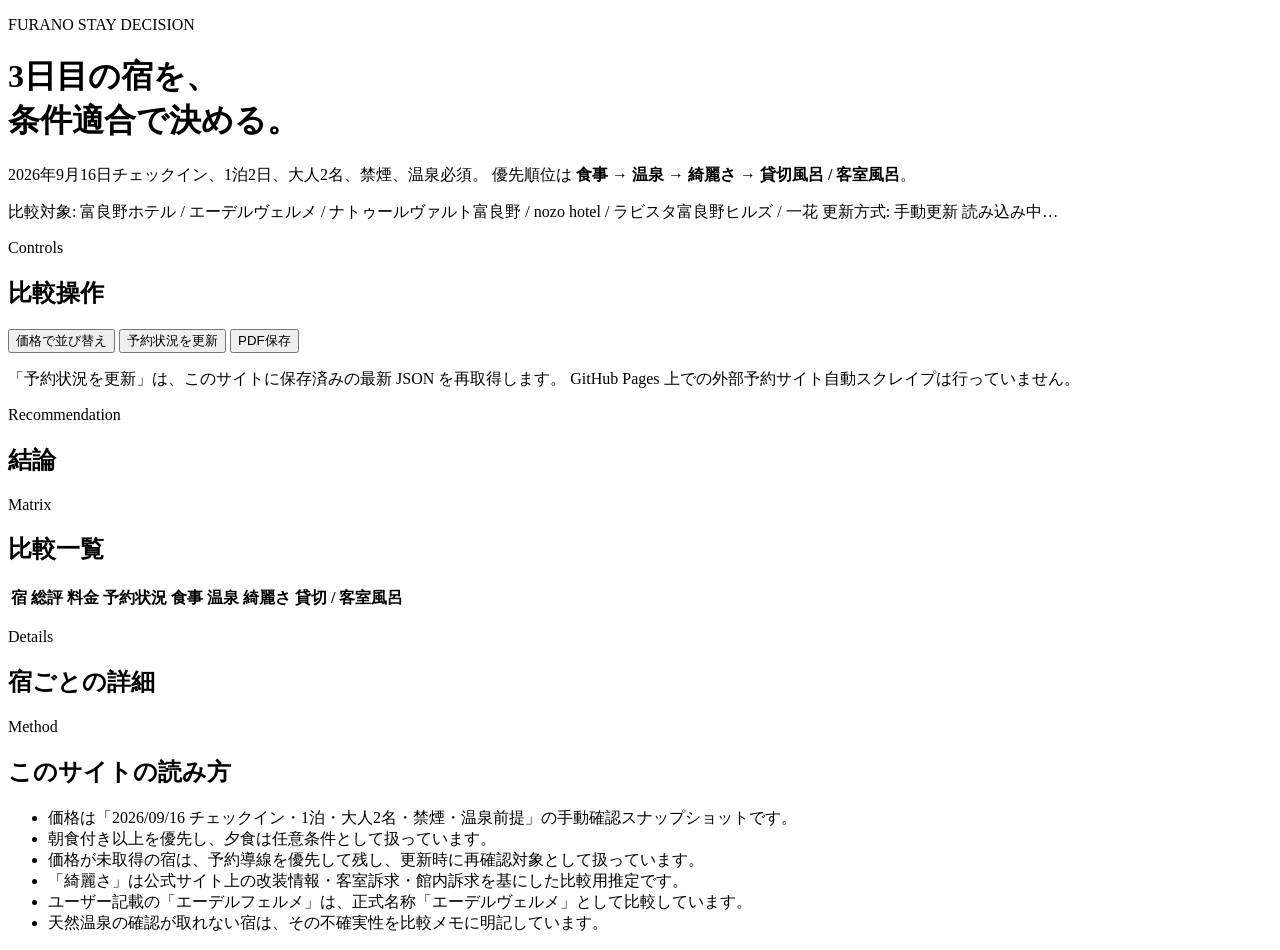
<file: index.html>
<!DOCTYPE html>
<html lang="ja">
  <head>
    <meta charset="UTF-8" />
    <meta name="viewport" content="width=device-width, initial-scale=1.0" />
    <title>富良野3日目 宿比較 | 2026/09/16</title>
    <meta
      name="description"
      content="2026年9月16日チェックイン・大人2名・禁煙・温泉必須の条件で、富良野周辺の6宿を食事重視で比較した手動更新サイト。"
    />
    <link rel="stylesheet" href="https://oflife17.github.io/sounkyo-stay-compare-2026/styles.css" />
  </head>
  <body>
    <div class="page-shell">
      <header class="hero">
        <p class="eyebrow">FURANO STAY DECISION</p>
        <h1>3日目の宿を、<br />条件適合で決める。</h1>
        <p class="lead">
          2026年9月16日チェックイン、1泊2日、大人2名、禁煙、温泉必須。
          優先順位は <strong>食事 → 温泉 → 綺麗さ → 貸切風呂 / 客室風呂</strong>。
        </p>
        <div class="hero-meta">
          <span>比較対象: 富良野ホテル / エーデルヴェルメ / ナトゥールヴァルト富良野 / nozo hotel / ラビスタ富良野ヒルズ / 一花</span>
          <span>更新方式: 手動更新</span>
          <span id="snapshot-label">読み込み中…</span>
        </div>
      </header>

      <main>
        <section class="controls card">
          <div class="controls-row">
            <div>
              <p class="section-kicker">Controls</p>
              <h2>比較操作</h2>
            </div>
            <div class="button-row">
              <button id="sort-price" class="button button-outline" type="button">
                価格で並び替え
              </button>
              <button id="refresh-availability" class="button button-primary" type="button">
                予約状況を更新
              </button>
              <button id="save-pdf" class="button button-dark" type="button">
                PDF保存
              </button>
            </div>
          </div>
          <p class="controls-note">
            「予約状況を更新」は、このサイトに保存済みの最新 JSON を再取得します。
            GitHub Pages 上での外部予約サイト自動スクレイプは行っていません。
          </p>
        </section>

        <section class="summary-grid" id="top-summary"></section>

        <section class="card">
          <p class="section-kicker">Recommendation</p>
          <h2>結論</h2>
          <div id="recommendation" class="recommendation"></div>
        </section>

        <section class="card">
          <div class="section-head">
            <div>
              <p class="section-kicker">Matrix</p>
              <h2>比較一覧</h2>
            </div>
          </div>
          <div class="table-wrap">
            <table>
              <thead>
                <tr>
                  <th>宿</th>
                  <th>総評</th>
                  <th>料金</th>
                  <th>予約状況</th>
                  <th>食事</th>
                  <th>温泉</th>
                  <th>綺麗さ</th>
                  <th>貸切 / 客室風呂</th>
                </tr>
              </thead>
              <tbody id="compare-table"></tbody>
            </table>
          </div>
          <div id="compare-mobile" class="mobile-matrix"></div>
        </section>

        <section>
          <div class="section-head">
            <div>
              <p class="section-kicker">Details</p>
              <h2>宿ごとの詳細</h2>
            </div>
          </div>
          <div id="hotel-cards" class="hotel-grid"></div>
        </section>

        <section class="card">
          <p class="section-kicker">Method</p>
          <h2>このサイトの読み方</h2>
          <ul class="plain-list">
            <li>価格は「2026/09/16 チェックイン・1泊・大人2名・禁煙・温泉前提」の手動確認スナップショットです。</li>
            <li>朝食付き以上を優先し、夕食は任意条件として扱っています。</li>
            <li>価格が未取得の宿は、予約導線を優先して残し、更新時に再確認対象として扱っています。</li>
            <li>「綺麗さ」は公式サイト上の改装情報・客室訴求・館内訴求を基にした比較用推定です。</li>
            <li>ユーザー記載の「エーデルフェルメ」は、正式名称「エーデルヴェルメ」として比較しています。</li>
            <li>天然温泉の確認が取れない宿は、その不確実性を比較メモに明記しています。</li>
          </ul>
        </section>
      </main>
    </div>

    <script src="https://oflife17.github.io/sounkyo-stay-compare-2026/app.20260705.js" type="module"></script>
  </body>
</html>
</file>
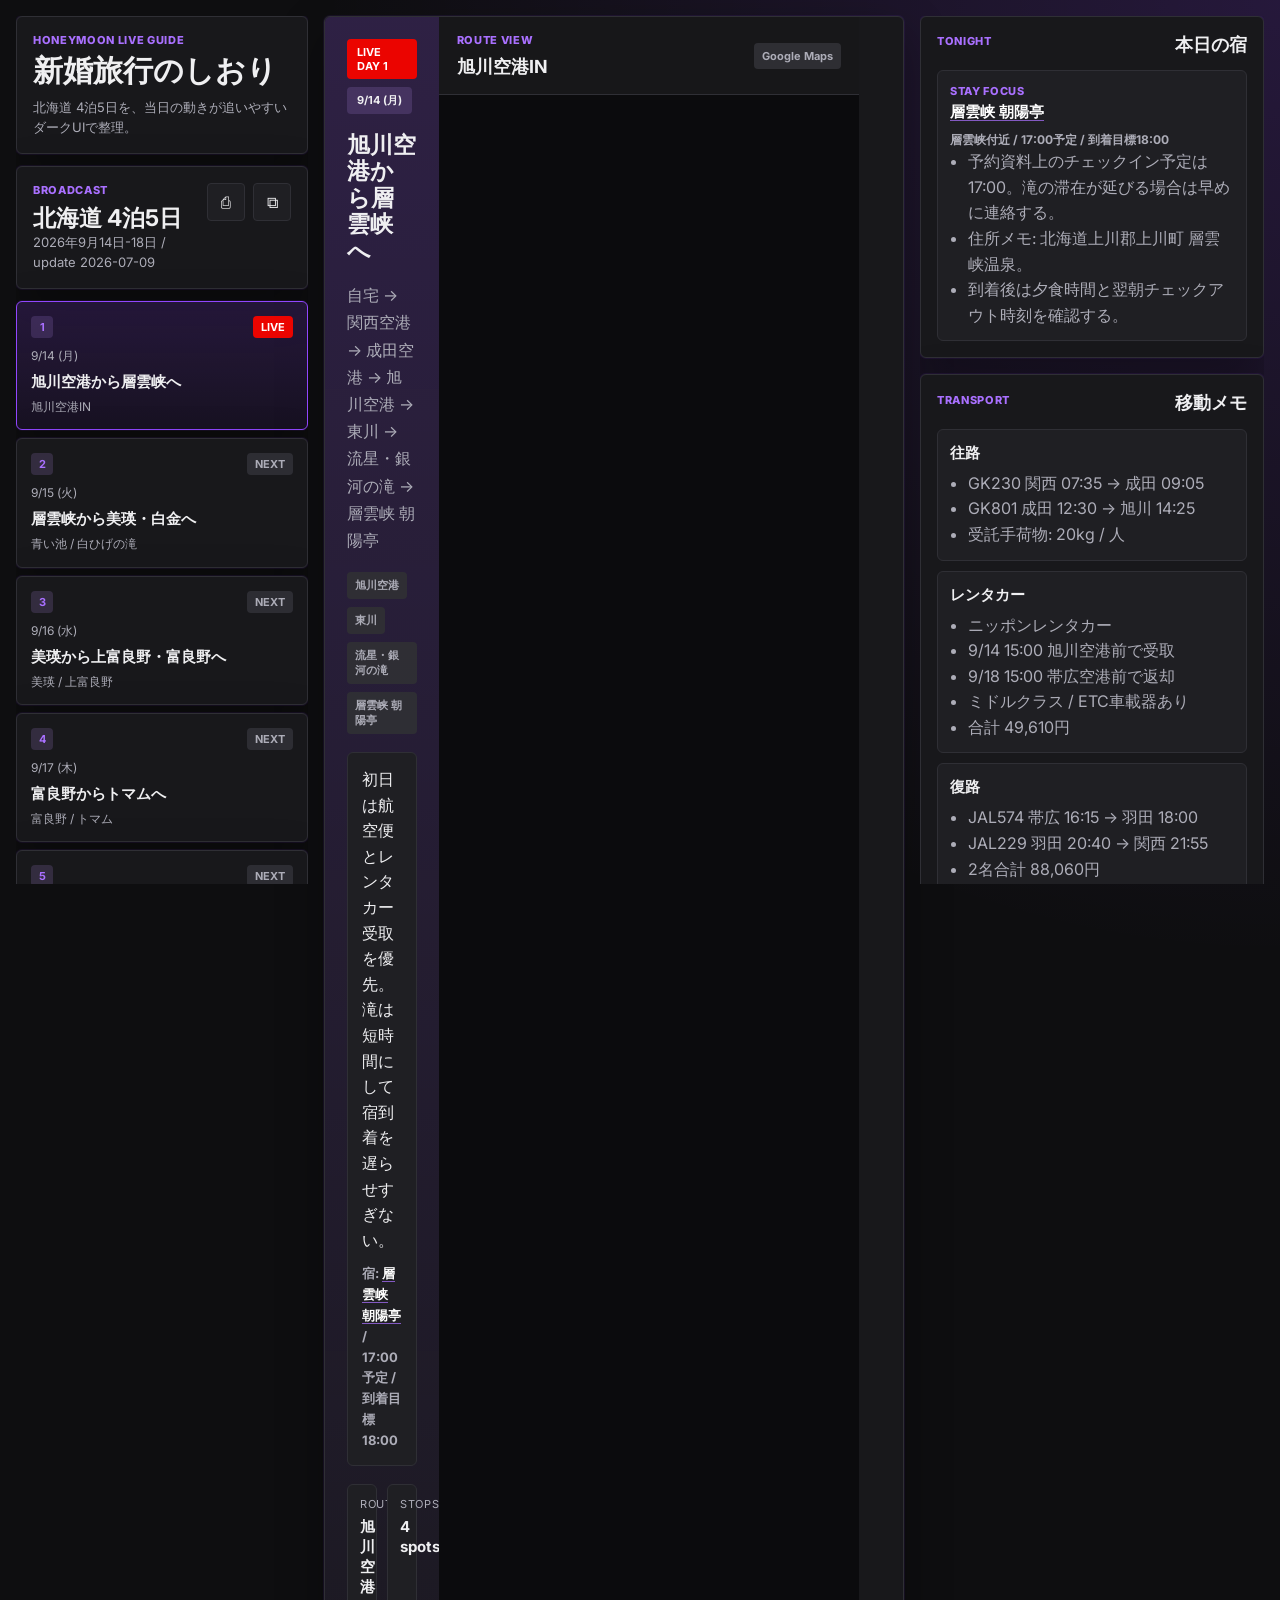
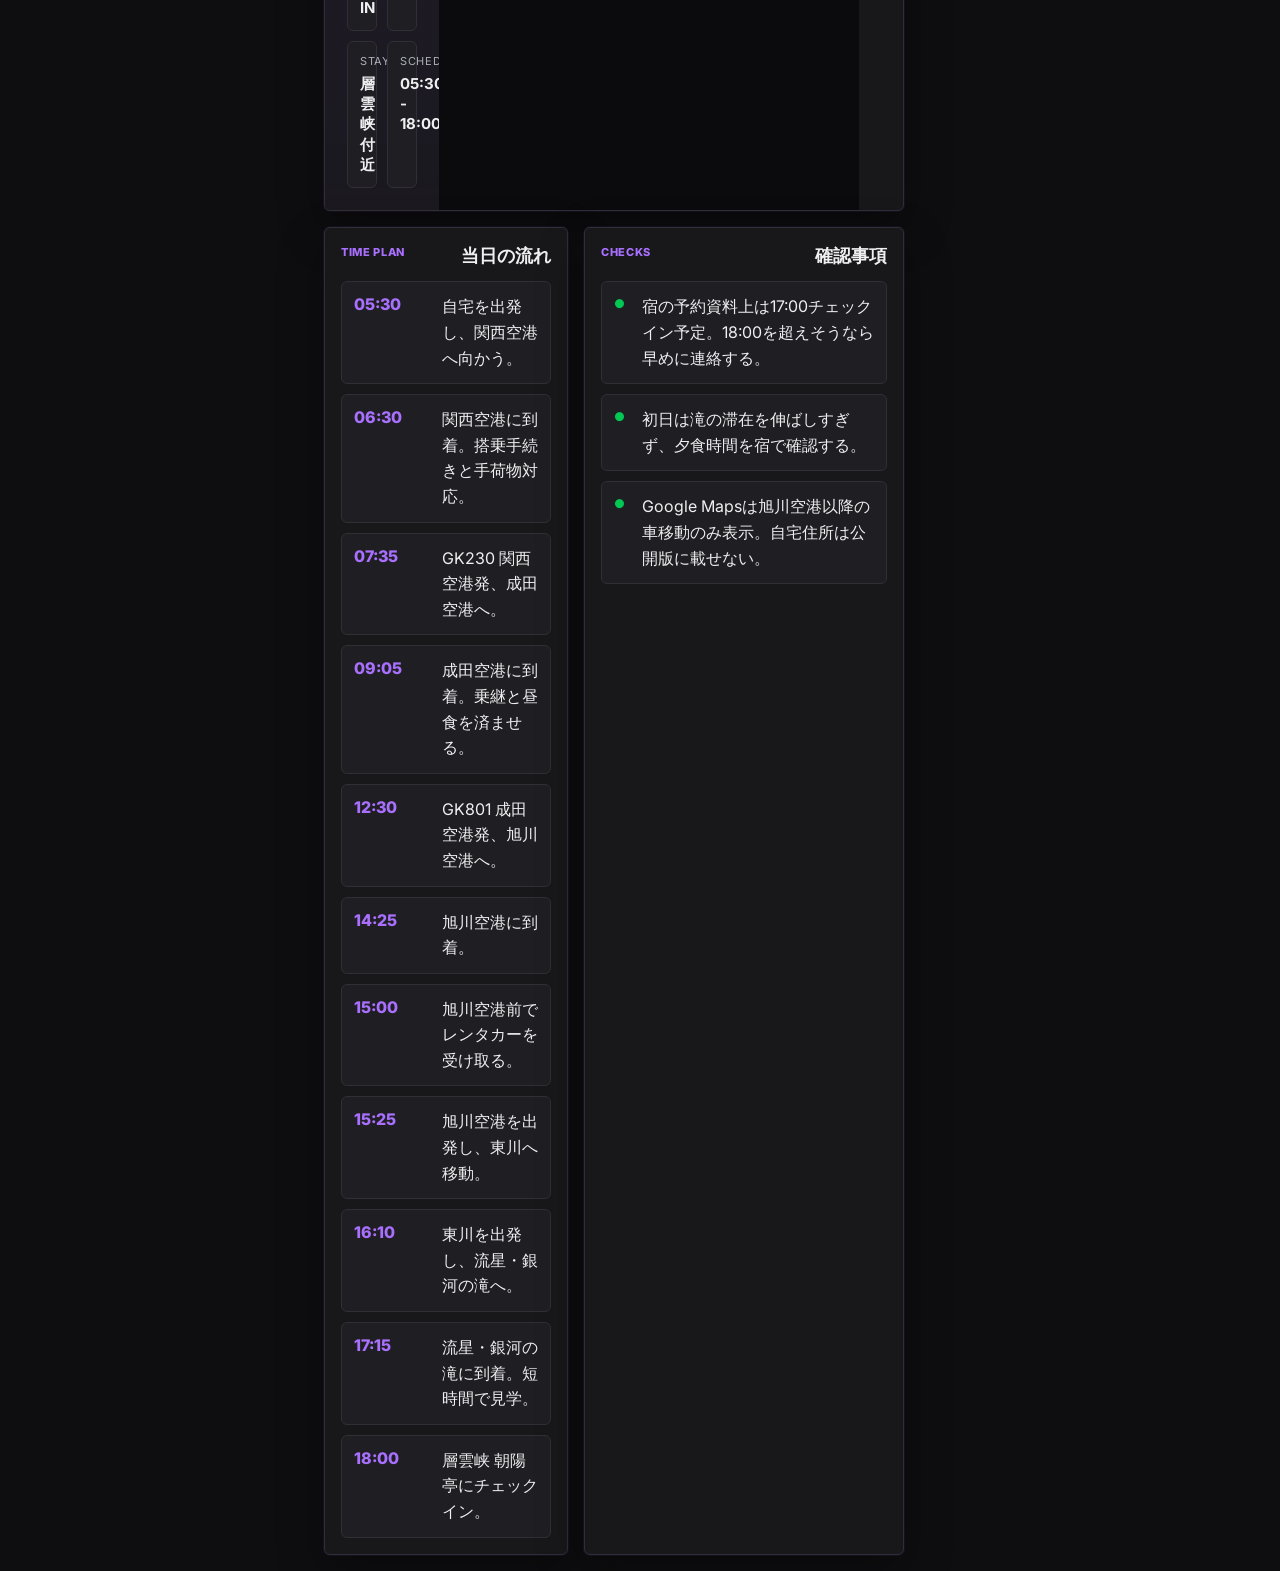
<file: honeymoon-shiori-purple-stream-v01/index.html>
<!DOCTYPE html>
<html lang="ja">
  <head>
    <meta charset="UTF-8" />
    <meta name="viewport" content="width=device-width, initial-scale=1.0" />
    <title>新婚旅行のしおり | Purple Stream</title>
    <meta
      name="description"
      content="2026年9月の北海道新婚旅行しおり。Purple Streamを基にしたダークモード版。"
    />
    <link rel="preconnect" href="https://fonts.googleapis.com" />
    <link rel="preconnect" href="https://fonts.gstatic.com" crossorigin />
    <link
      href="https://fonts.googleapis.com/css2?family=Inter:wght@400;600;700;800&display=swap"
      rel="stylesheet"
    />
    <link rel="stylesheet" href="./styles.css?v=20260709-1" />
  </head>
  <body>
    <div class="app-shell">
      <aside class="side-rail" aria-label="日程ナビゲーション">
        <section class="brand-panel">
          <p class="eyebrow">Honeymoon Live Guide</p>
          <h1>新婚旅行のしおり</h1>
          <p class="brand-copy">北海道 4泊5日を、当日の動きが追いやすいダークUIで整理。</p>
        </section>

        <section class="utility-panel">
          <div>
            <p class="eyebrow">Broadcast</p>
            <h2 id="screen-title">北海道 4泊5日</h2>
            <p class="screen-subtitle" id="screen-subtitle"></p>
          </div>
          <div class="topbar-actions">
            <button class="icon-button" id="print-button" type="button" aria-label="印刷">
              <span aria-hidden="true">⎙</span>
            </button>
            <button class="icon-button" id="copy-button" type="button" aria-label="今日の要点をコピー">
              <span aria-hidden="true">⧉</span>
            </button>
          </div>
        </section>

        <nav class="day-nav" id="day-nav" aria-label="日別ページ"></nav>
      </aside>

      <main class="main-stage">
        <section class="hero-stage" id="hero-stage"></section>

        <section class="content-grid">
          <article class="panel timeline-panel">
            <div class="panel-head">
              <p class="section-label">Time Plan</p>
              <h3>当日の流れ</h3>
            </div>
            <ol class="timeline" id="timeline"></ol>
          </article>

          <article class="panel checks-panel">
            <div class="panel-head">
              <p class="section-label">Checks</p>
              <h3>確認事項</h3>
            </div>
            <ul class="check-list" id="check-list"></ul>
          </article>
        </section>
      </main>

      <aside class="info-rail" aria-label="宿泊と移動情報">
        <section class="panel compact-panel">
          <div class="panel-head">
            <p class="section-label">Tonight</p>
            <h3>本日の宿</h3>
          </div>
          <div id="current-hotel"></div>
        </section>

        <section class="panel compact-panel">
          <div class="panel-head">
            <p class="section-label">Transport</p>
            <h3>移動メモ</h3>
          </div>
          <div class="transport-stack" id="transport-stack"></div>
        </section>

        <section class="panel compact-panel">
          <div class="panel-head">
            <p class="section-label">All Stays</p>
            <h3>宿泊一覧</h3>
          </div>
          <div class="hotel-stack" id="hotel-stack"></div>
        </section>
      </aside>
    </div>

    <script src="./data/trip.js?v=20260709-1"></script>
    <script src="./app.js?v=20260709-1"></script>
  </body>
</html>
</file>
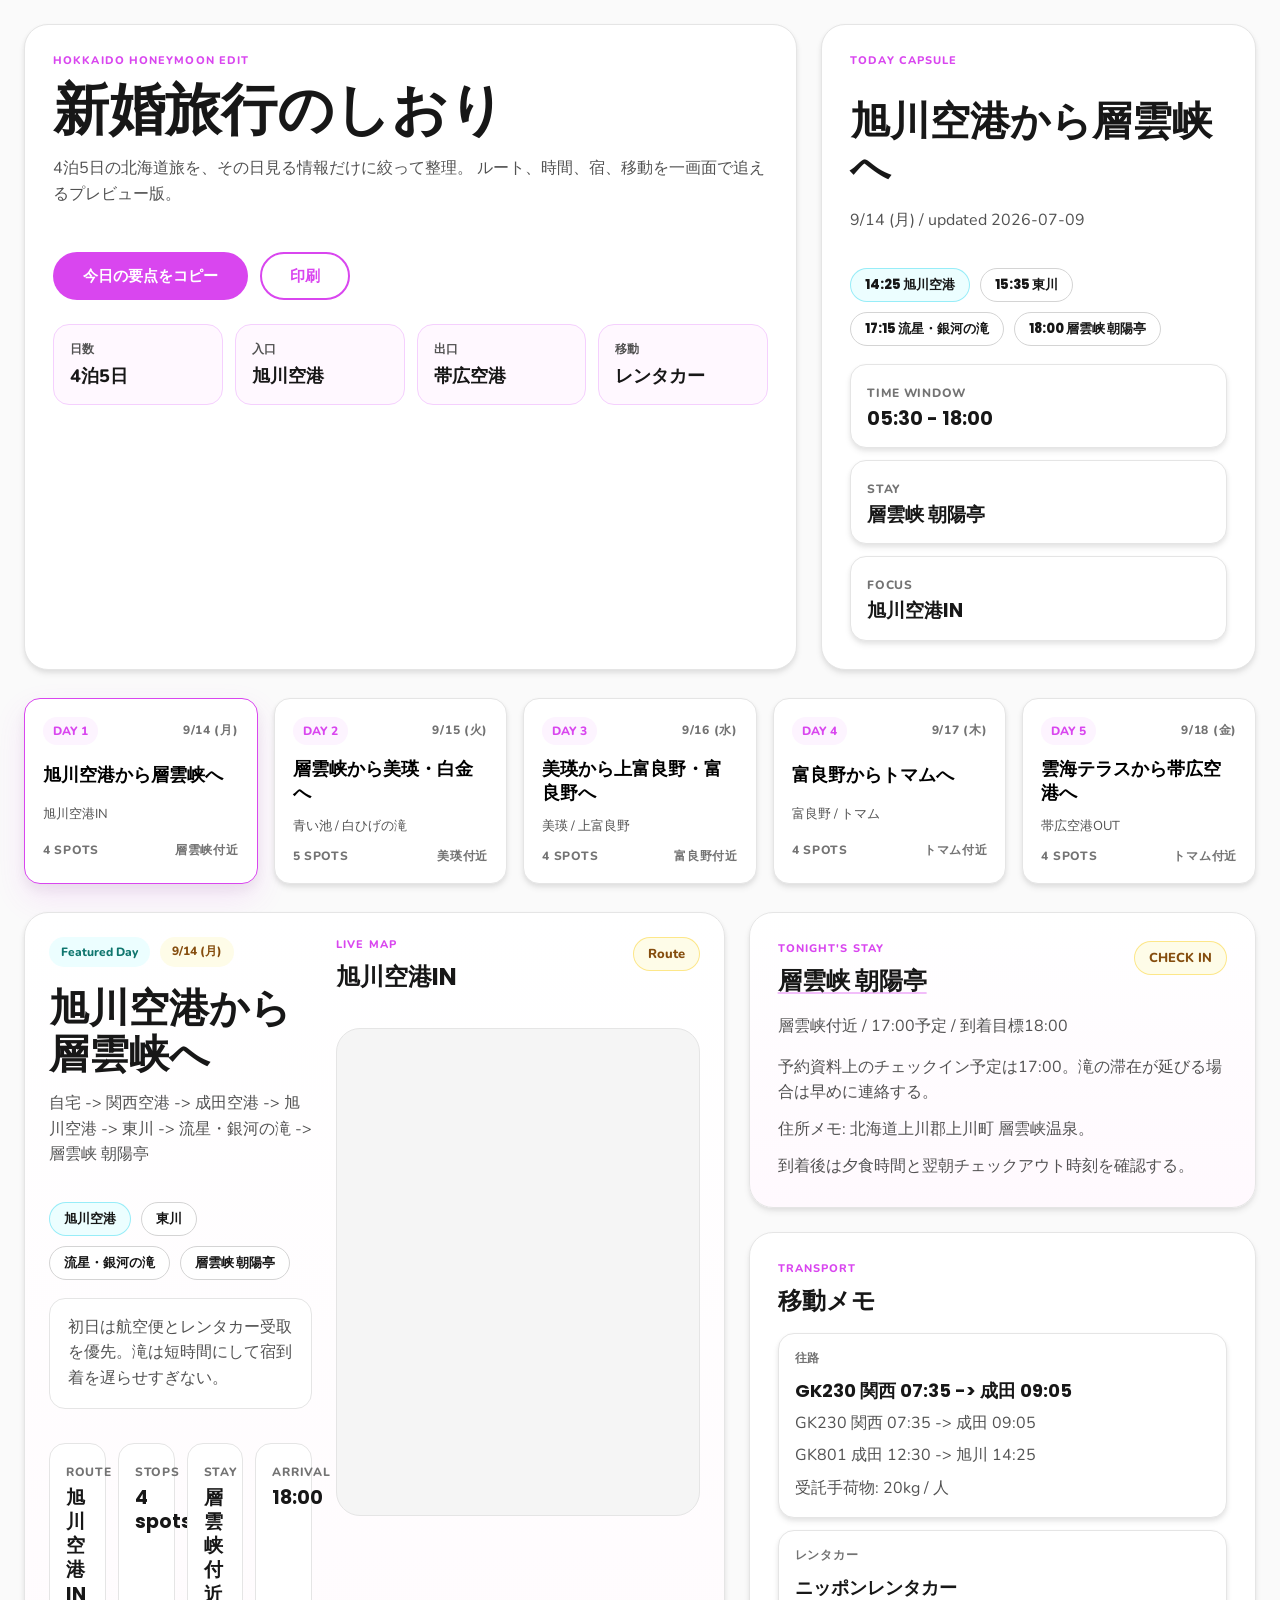
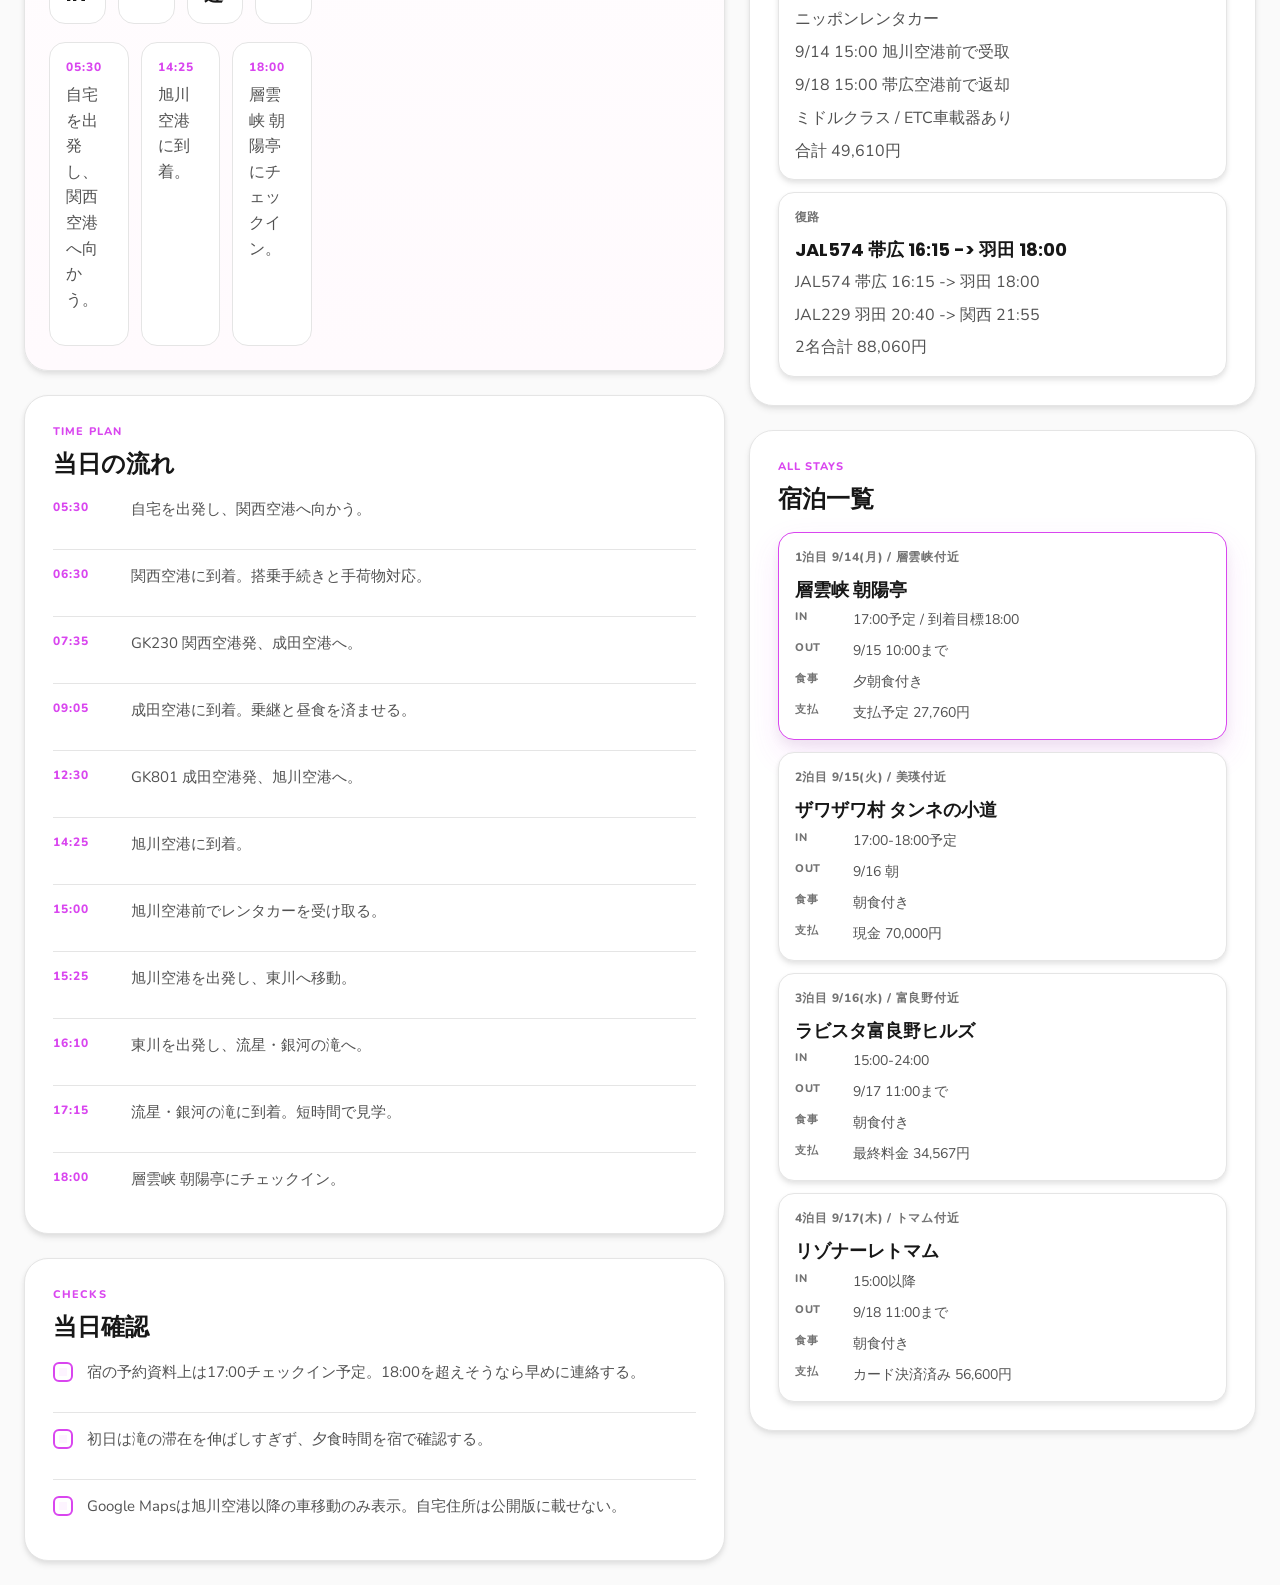
<file: honeymoon-shiori-shopvibe-v01/index.html>
<!DOCTYPE html>
<html lang="ja">
  <head>
    <meta charset="UTF-8" />
    <meta name="viewport" content="width=device-width, initial-scale=1.0" />
    <title>新婚旅行のしおり | ShopVibe</title>
    <meta
      name="description"
      content="2026年9月の北海道新婚旅行しおり。ShopVibeを基に再構成した、明るく余白の大きいWeb版。"
    />
    <link rel="preconnect" href="https://fonts.googleapis.com" />
    <link rel="preconnect" href="https://fonts.gstatic.com" crossorigin />
    <link
      href="https://fonts.googleapis.com/css2?family=Nunito:wght@400;600;700;800&family=Poppins:wght@600;700;800&display=swap"
      rel="stylesheet"
    />
    <link rel="stylesheet" href="./styles.css?v=20260709-2" />
  </head>
  <body>
    <div class="page-shell">
      <header class="hero-layout">
        <div class="hero-story">
          <p class="eyebrow">Hokkaido Honeymoon Edit</p>
          <h1>新婚旅行のしおり</h1>
          <p class="hero-text">
            4泊5日の北海道旅を、その日見る情報だけに絞って整理。
            ルート、時間、宿、移動を一画面で追えるプレビュー版。
          </p>
          <div class="hero-actions">
            <button class="cta-button cta-button--primary" id="copy-button" type="button">今日の要点をコピー</button>
            <button class="cta-button cta-button--secondary" id="print-button" type="button">印刷</button>
          </div>
          <dl class="summary-grid" id="summary-grid"></dl>
        </div>

        <aside class="hero-tray">
          <p class="eyebrow">Today Capsule</p>
          <h2 id="screen-title">北海道 4泊5日</h2>
          <p class="summary-subtitle" id="screen-subtitle"></p>
          <div class="chip-row" id="hero-chips"></div>
          <div class="snapshot-stack" id="hero-snapshot"></div>
        </aside>
      </header>

      <nav class="day-gallery" id="day-nav" aria-label="日別ページ"></nav>

      <main class="main-layout">
        <section class="primary-column">
          <section class="spotlight-card" id="hero-stage"></section>

          <section class="planner-grid">
            <article class="surface-card">
              <div class="section-head">
                <div>
                  <p class="section-label">Time Plan</p>
                  <h3>当日の流れ</h3>
                </div>
              </div>
              <ol class="timeline-list" id="timeline"></ol>
            </article>

            <article class="surface-card">
              <div class="section-head">
                <div>
                  <p class="section-label">Checks</p>
                  <h3>当日確認</h3>
                </div>
              </div>
              <ul class="check-list" id="check-list"></ul>
            </article>
          </section>
        </section>

        <aside class="detail-column">
          <section class="surface-card stay-card" id="current-hotel"></section>

          <section class="surface-card">
            <div class="section-head">
              <div>
                <p class="section-label">Transport</p>
                <h3>移動メモ</h3>
              </div>
            </div>
            <div class="stack-list" id="transport-stack"></div>
          </section>

          <section class="surface-card">
            <div class="section-head">
              <div>
                <p class="section-label">All Stays</p>
                <h3>宿泊一覧</h3>
              </div>
            </div>
            <div class="stack-list" id="hotel-stack"></div>
          </section>
        </aside>
      </main>
    </div>

    <script src="./data/trip.js?v=20260709-2"></script>
    <script src="./app.js?v=20260709-2"></script>
  </body>
</html>
</file>
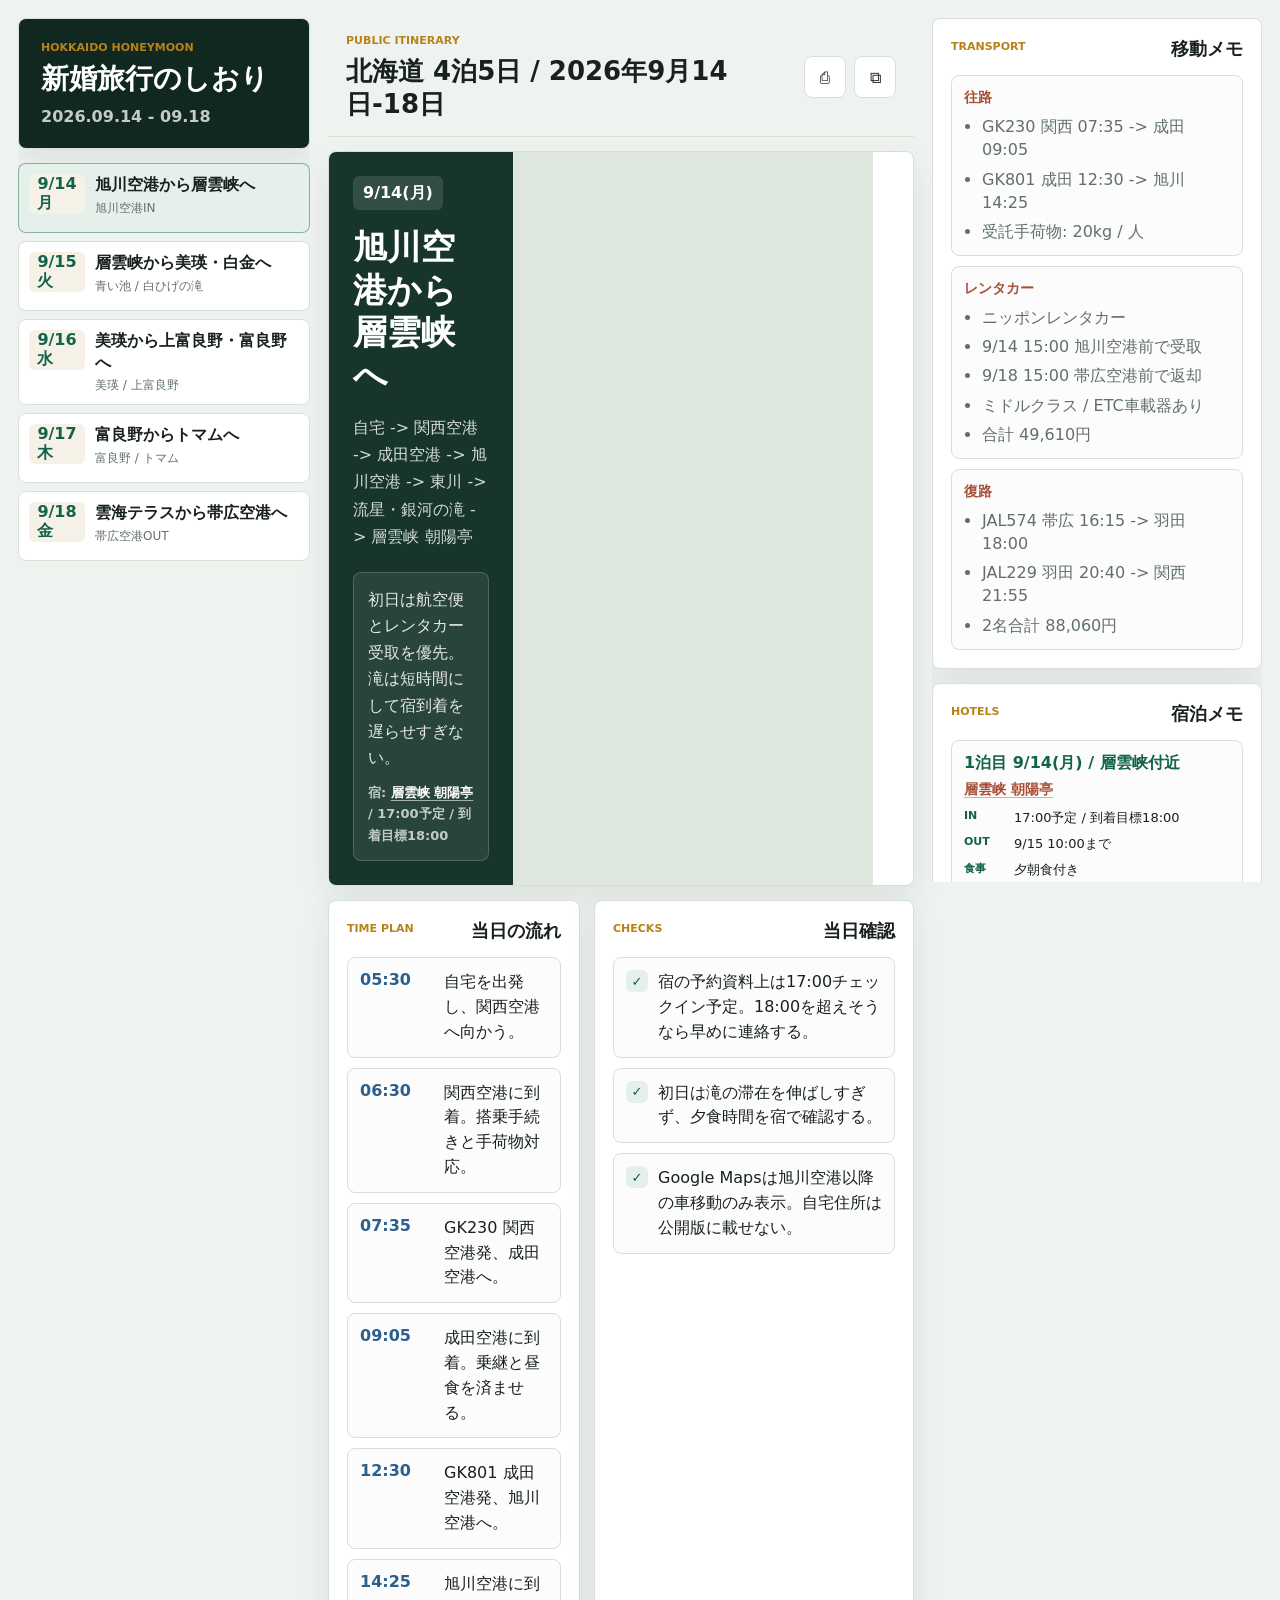
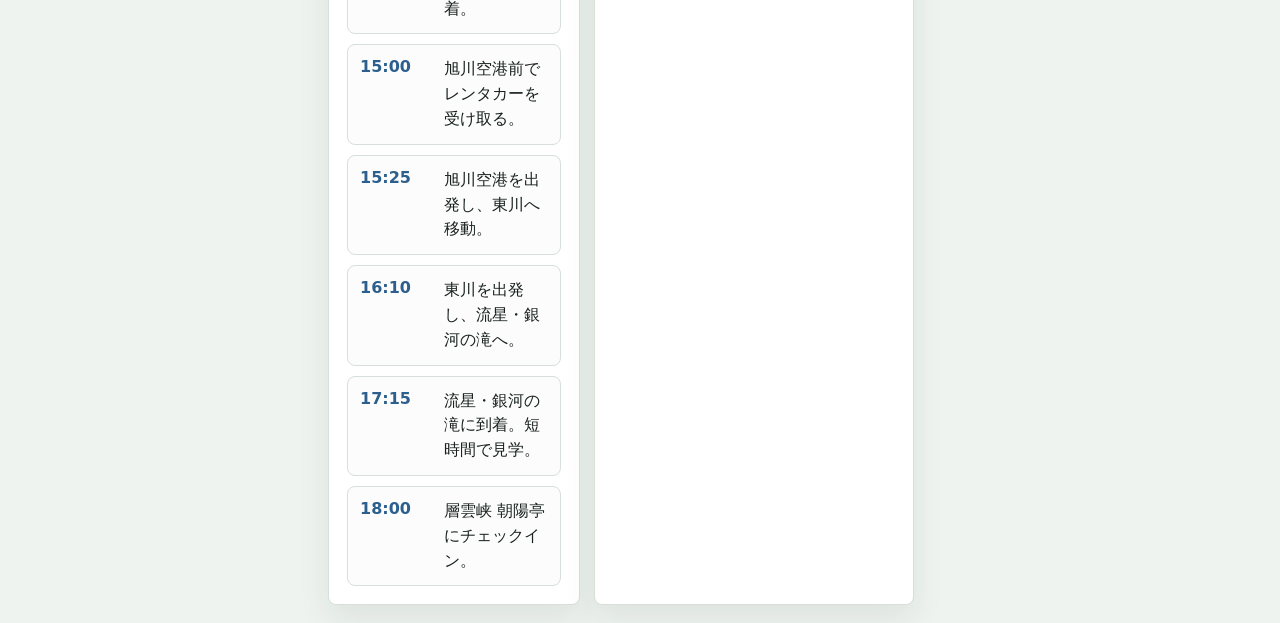
<file: honeymoon-shiori-v01/index.html>
<!DOCTYPE html>
<html lang="ja">
  <head>
    <meta charset="UTF-8" />
    <meta name="viewport" content="width=device-width, initial-scale=1.0" />
    <title>新婚旅行のしおり</title>
    <meta
      name="description"
      content="2026年9月の北海道新婚旅行しおり。日程、宿泊、移動、Google Mapsのルートを端末幅に合わせて表示する公開版。"
    />
    <link rel="stylesheet" href="./styles.css?v=20260708-5" />
  </head>
  <body>
    <div class="app-shell">
      <aside class="side-rail" aria-label="日程ナビゲーション">
        <div class="brand-block">
          <p class="eyebrow">HOKKAIDO HONEYMOON</p>
          <h1>新婚旅行のしおり</h1>
          <p class="trip-range">2026.09.14 - 09.18</p>
        </div>
        <nav class="day-nav" id="day-nav" aria-label="日別ページ"></nav>
      </aside>

      <main class="content-area">
        <header class="topbar">
          <div>
            <p class="eyebrow">PUBLIC ITINERARY</p>
            <h2 id="screen-title">北海道 4泊5日</h2>
          </div>
          <div class="topbar-actions">
            <button class="icon-button" id="print-button" type="button" aria-label="印刷">
              <span aria-hidden="true">⎙</span>
            </button>
            <button class="icon-button" id="copy-button" type="button" aria-label="今日の要点をコピー">
              <span aria-hidden="true">⧉</span>
            </button>
          </div>
        </header>

        <section class="day-hero" id="day-hero"></section>

        <section class="detail-layout">
          <article class="panel timeline-panel">
            <div class="panel-head">
              <p class="section-label">Time Plan</p>
              <h3>当日の流れ</h3>
            </div>
            <ol class="timeline" id="timeline"></ol>
          </article>

          <article class="panel checks-panel">
            <div class="panel-head">
              <p class="section-label">Checks</p>
              <h3>当日確認</h3>
            </div>
            <ul class="check-list" id="check-list"></ul>
          </article>
        </section>
      </main>

      <aside class="info-rail" aria-label="移動と宿泊情報">
        <section class="panel compact-panel">
          <div class="panel-head">
            <p class="section-label">Transport</p>
            <h3>移動メモ</h3>
          </div>
          <div class="transport-stack" id="transport-stack"></div>
        </section>

        <section class="panel compact-panel">
          <div class="panel-head">
            <p class="section-label">Hotels</p>
            <h3>宿泊メモ</h3>
          </div>
          <div class="hotel-stack" id="hotel-stack"></div>
        </section>
      </aside>
    </div>

    <script src="./data/trip.js?v=20260708-4"></script>
    <script src="./app.js?v=20260708-7"></script>
  </body>
</html>
</file>
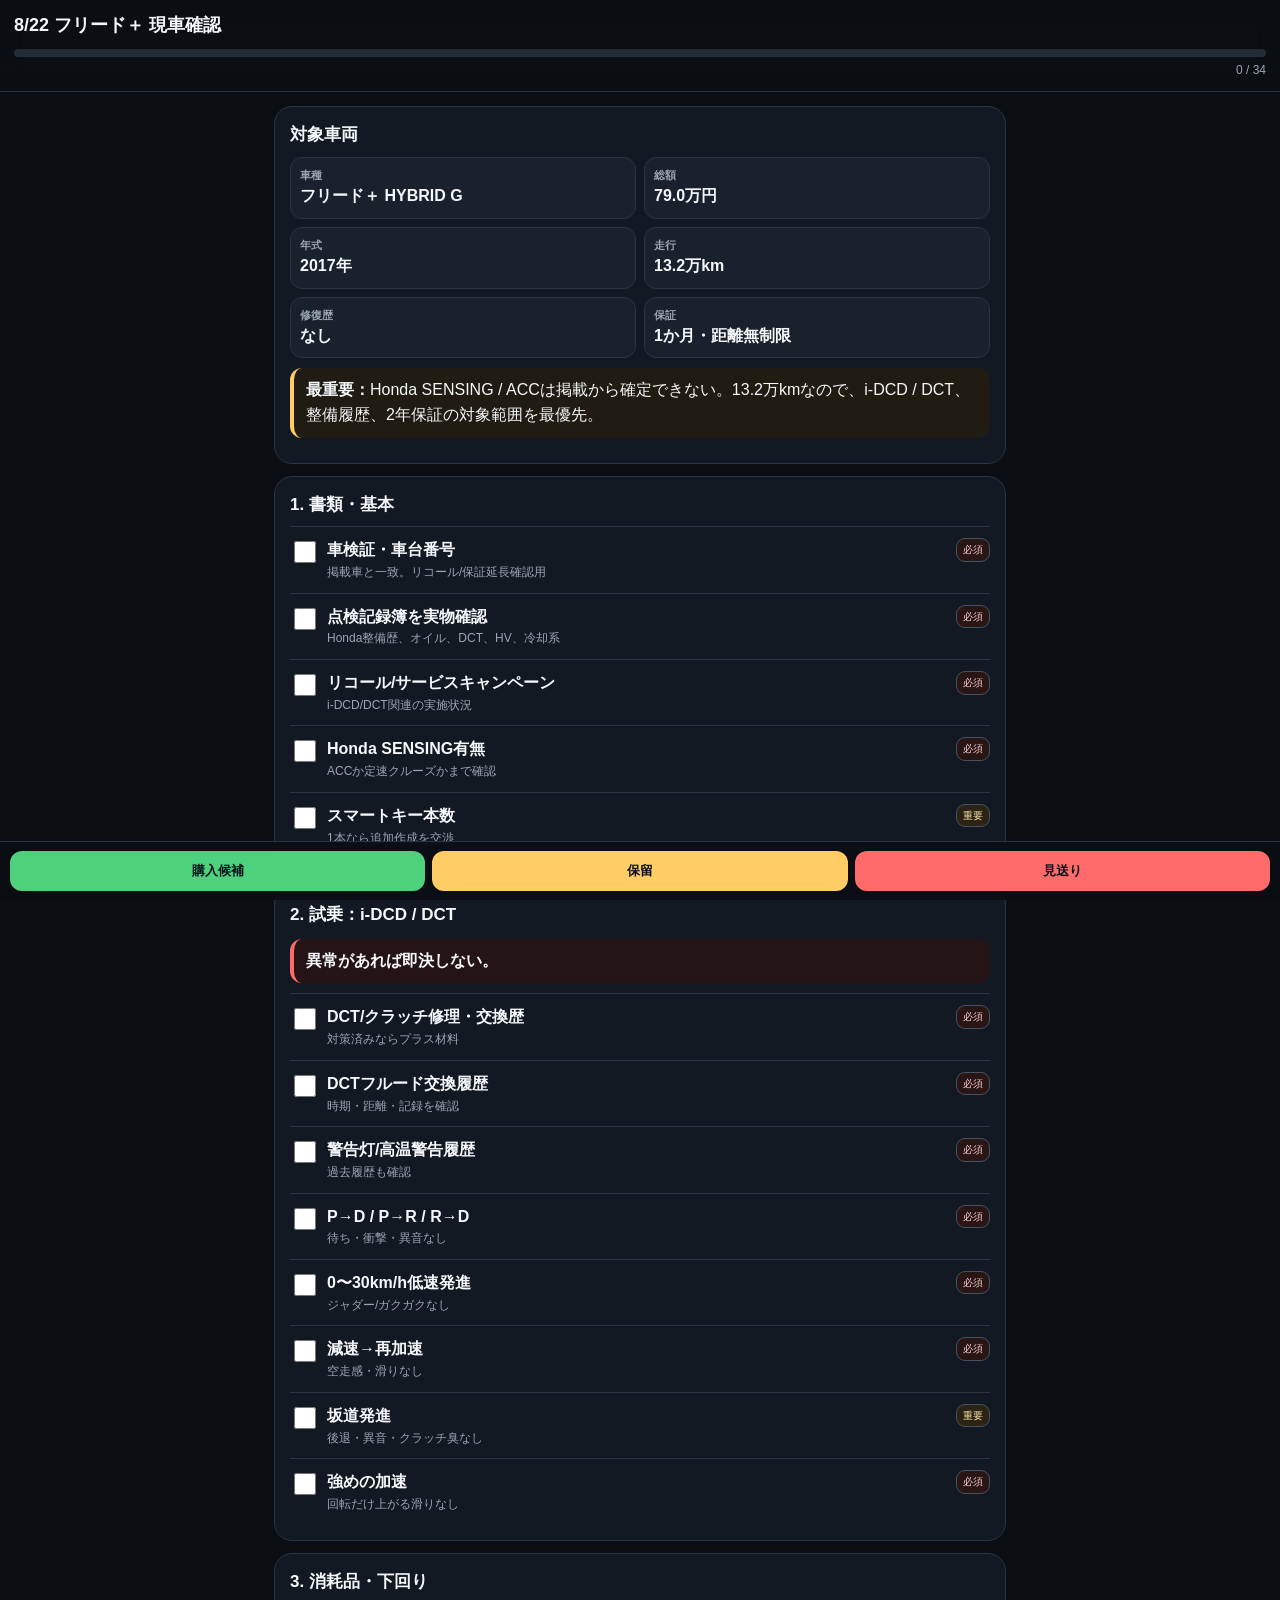
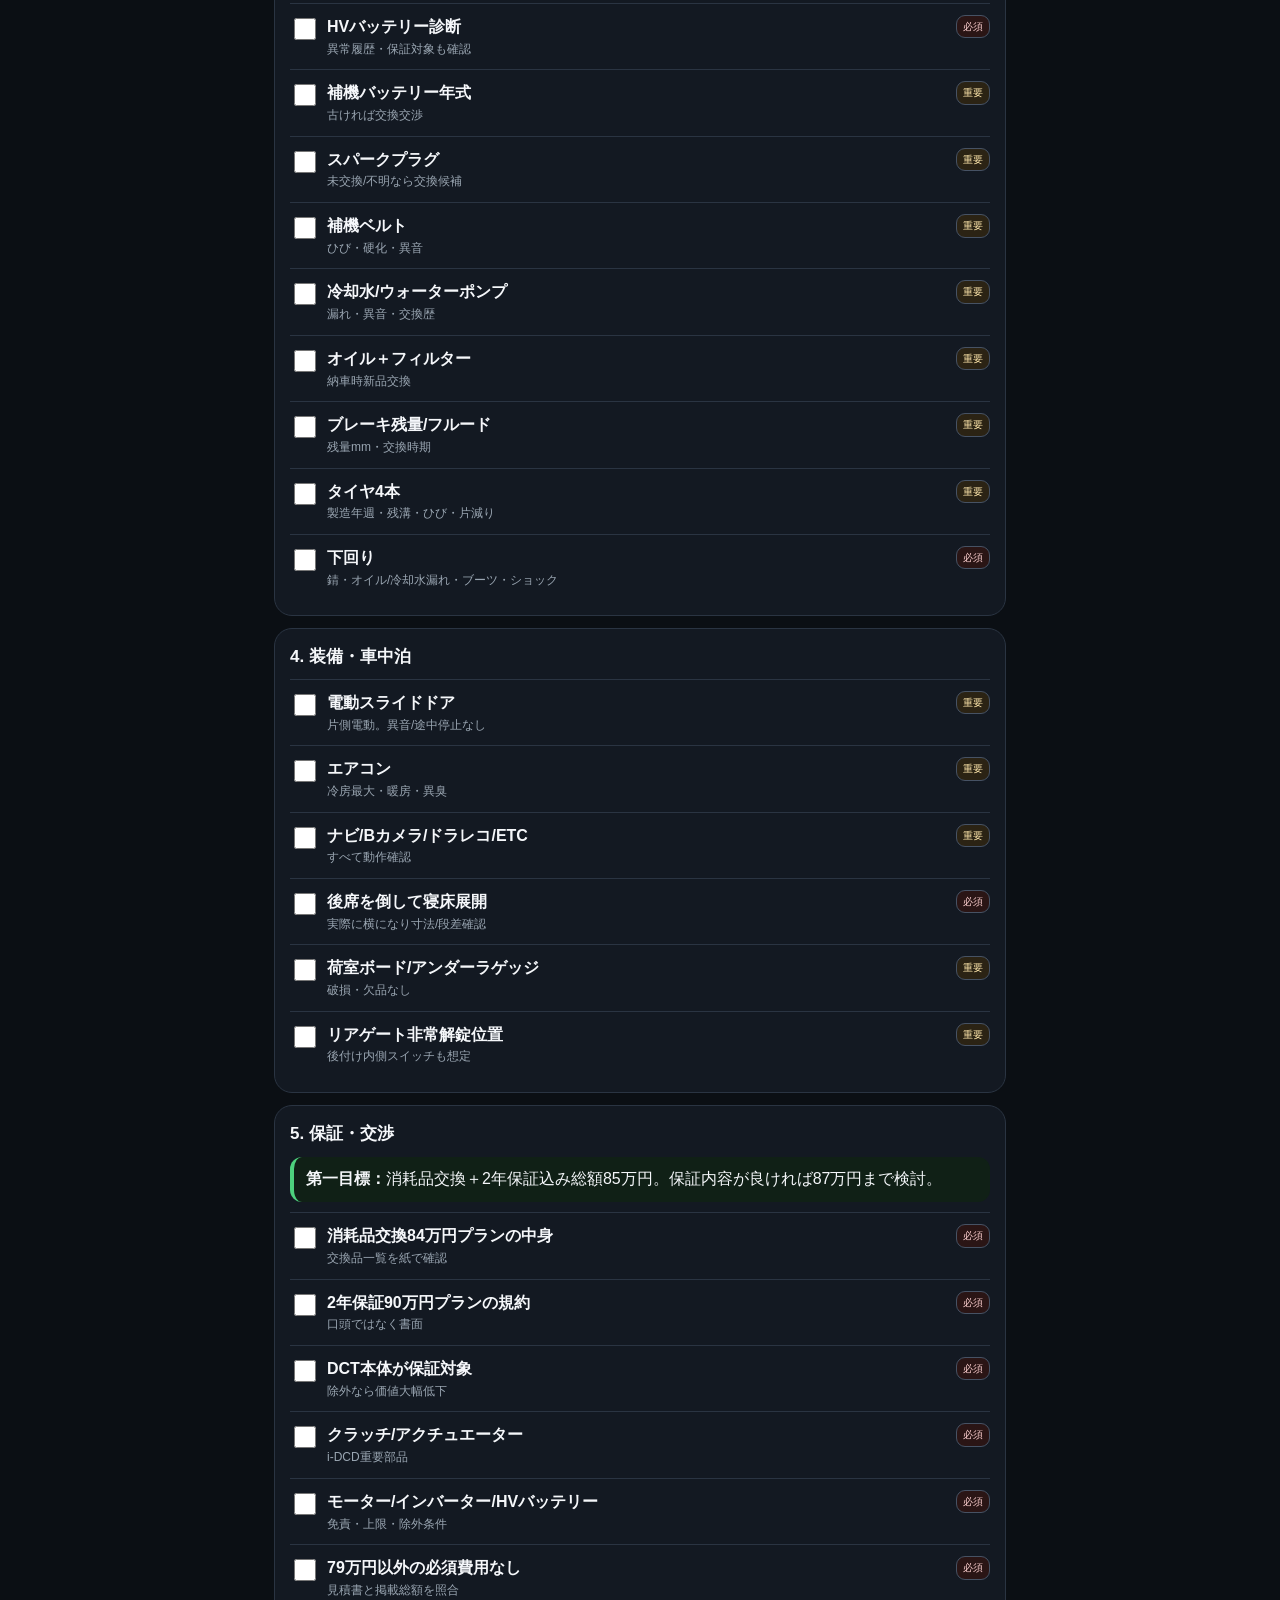
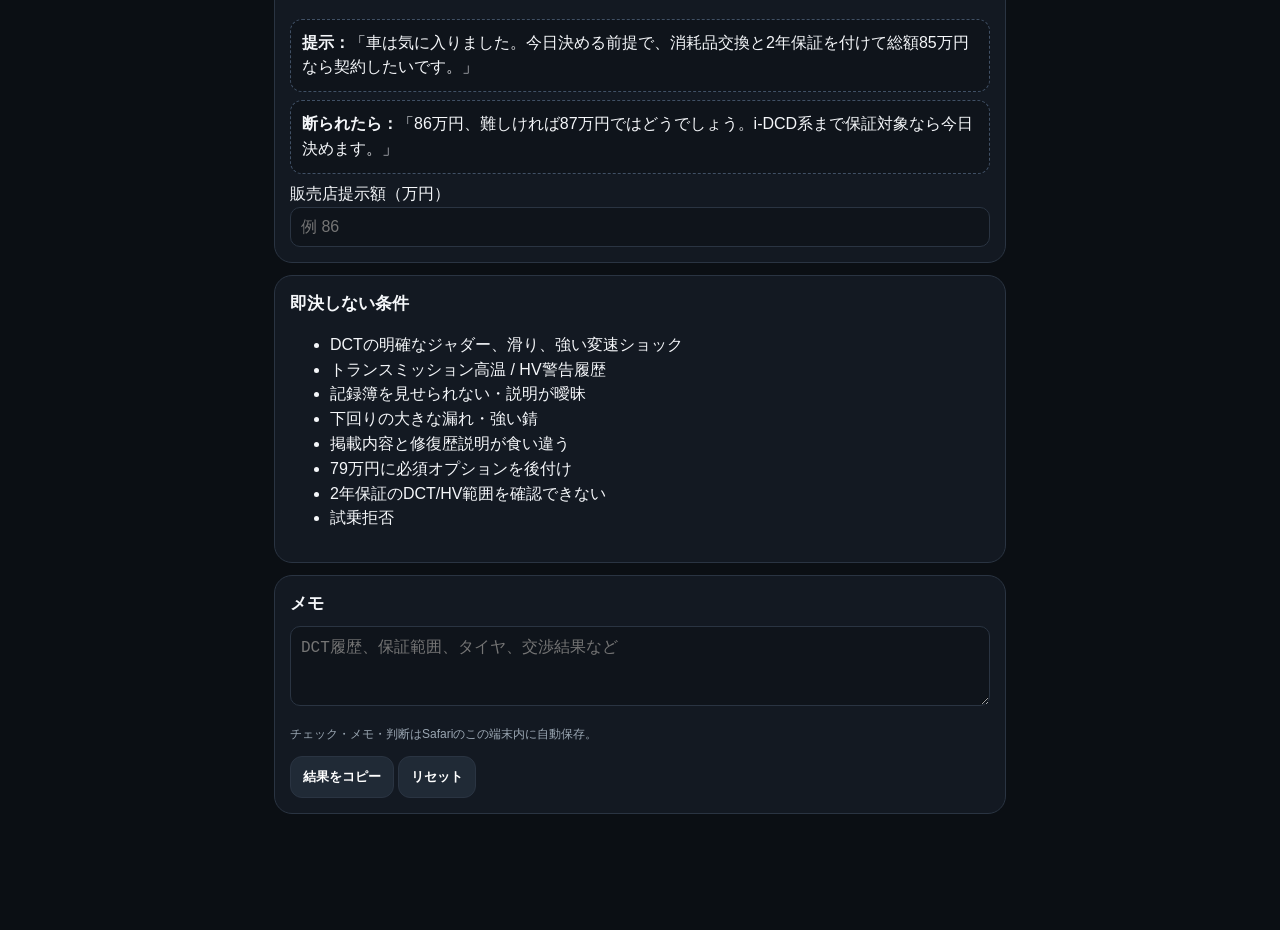
<file: _tmp/freedplus-822-checklist.html>
<!doctype html><html lang="ja"><head><meta charset="utf-8"><meta name="viewport" content="width=device-width,initial-scale=1,viewport-fit=cover"><meta name="theme-color" content="#0b0f14"><title>8/22 フリード＋現車確認</title><style>*{box-sizing:border-box}body{margin:0;background:#0b0f14;color:#f5f7fa;font-family:-apple-system,BlinkMacSystemFont,"Hiragino Sans",sans-serif;line-height:1.55;padding-bottom:90px}header{position:sticky;top:0;z-index:5;background:#0b0f14e8;backdrop-filter:blur(14px);border-bottom:1px solid #2a3442;padding:12px 14px}h1{font-size:18px;margin:0}.pbar{height:8px;background:#222c38;border-radius:9px;overflow:hidden;margin-top:9px}.pbar i{display:block;height:100%;width:0;background:#6fb1ff}.pt{font-size:12px;color:#9aa6b2;margin-top:4px;text-align:right}main{max-width:760px;margin:auto;padding:14px}.card{background:#131922;border:1px solid #2a3442;border-radius:18px;padding:15px;margin-bottom:12px}h2{font-size:17px;margin:0 0 8px}.grid{display:grid;grid-template-columns:1fr 1fr;gap:8px}.stat{background:#19212c;border:1px solid #2a3442;border-radius:12px;padding:9px}.stat b{display:block;font-size:11px;color:#9aa6b2}.stat span{font-weight:750}.alert{padding:10px 12px;border-radius:12px;background:#211c12;border-left:4px solid #ffcc66;margin:10px 0}.bad{background:#251416;border-left-color:#ff6b6b}.good{background:#102016;border-left-color:#4dd17d}.item{display:grid;grid-template-columns:28px 1fr auto;gap:9px;padding:11px 0;border-top:1px solid #2a3442}.item input{width:22px;height:22px;accent-color:#6fb1ff}.t{font-weight:700}.d{font-size:12px;color:#9aa6b2}.pri{font-size:10px;padding:3px 6px;border-radius:9px;border:1px solid #465264;height:max-content}.must{color:#ffd1d1;background:#2a1515}.imp{color:#ffe7ac;background:#2b2314}textarea,input[type=number]{width:100%;background:#0f141b;border:1px solid #2a3442;color:#fff;border-radius:10px;padding:10px;font-size:16px}textarea{min-height:80px}.script{background:#0f141b;border:1px dashed #405065;border-radius:12px;padding:11px;margin:8px 0}button{border:0;border-radius:12px;padding:11px 12px;font-weight:700;background:#6fb1ff;color:#08111b}.secondary{background:#202a36;color:#fff;border:1px solid #2a3442}.bottom{position:fixed;bottom:0;left:0;right:0;background:#0b0f14ed;border-top:1px solid #2a3442;padding:9px 10px calc(9px + env(safe-area-inset-bottom));display:grid;grid-template-columns:1fr 1fr 1fr;gap:7px}.buy{background:#4dd17d}.hold{background:#ffcc66}.pass{background:#ff6b6b}.note{font-size:12px;color:#9aa6b2}</style></head><body><header><h1>8/22 フリード＋ 現車確認</h1><div class="pbar"><i id="bar"></i></div><div class="pt" id="pt"></div></header><main><section class="card"><h2>対象車両</h2><div class="grid"><div class="stat"><b>車種</b><span>フリード＋ HYBRID G</span></div><div class="stat"><b>総額</b><span>79.0万円</span></div><div class="stat"><b>年式</b><span>2017年</span></div><div class="stat"><b>走行</b><span>13.2万km</span></div><div class="stat"><b>修復歴</b><span>なし</span></div><div class="stat"><b>保証</b><span>1か月・距離無制限</span></div></div><div class="alert"><b>最重要：</b>Honda SENSING / ACCは掲載から確定できない。13.2万kmなので、i-DCD / DCT、整備履歴、2年保証の対象範囲を最優先。</div></section><section class="card"><h2>1. 書類・基本</h2><div id="items"></div></section><section class="card"><h2>2. 試乗：i-DCD / DCT</h2><div class="alert bad"><b>異常があれば即決しない。</b></div><div id="drive"></div></section><section class="card"><h2>3. 消耗品・下回り</h2><div id="wear"></div></section><section class="card"><h2>4. 装備・車中泊</h2><div id="equip"></div></section><section class="card"><h2>5. 保証・交渉</h2><div class="alert good"><b>第一目標：</b>消耗品交換＋2年保証込み総額85万円。保証内容が良ければ87万円まで検討。</div><div id="deal"></div><div class="script"><b>提示：</b>「車は気に入りました。今日決める前提で、消耗品交換と2年保証を付けて総額85万円なら契約したいです。」</div><div class="script"><b>断られたら：</b>「86万円、難しければ87万円ではどうでしょう。i-DCD系まで保証対象なら今日決めます。」</div><label>販売店提示額（万円）</label><input id="price" type="number" inputmode="decimal" placeholder="例 86"></section><section class="card"><h2>即決しない条件</h2><ul><li>DCTの明確なジャダー、滑り、強い変速ショック</li><li>トランスミッション高温 / HV警告履歴</li><li>記録簿を見せられない・説明が曖昧</li><li>下回りの大きな漏れ・強い錆</li><li>掲載内容と修復歴説明が食い違う</li><li>79万円に必須オプションを後付け</li><li>2年保証のDCT/HV範囲を確認できない</li><li>試乗拒否</li></ul></section><section class="card"><h2>メモ</h2><textarea id="memo" placeholder="DCT履歴、保証範囲、タイヤ、交渉結果など"></textarea><p class="note">チェック・メモ・判断はSafariのこの端末内に自動保存。</p><button class="secondary" onclick="copyResult()">結果をコピー</button> <button class="secondary" onclick="resetAll()">リセット</button></section></main><div class="bottom"><button class="buy" onclick="decide('購入候補')">購入候補</button><button class="hold" onclick="decide('保留')">保留</button><button class="pass" onclick="decide('見送り')">見送り</button></div><script>const groups={items:[["車検証・車台番号","掲載車と一致。リコール/保証延長確認用","必須"],["点検記録簿を実物確認","Honda整備歴、オイル、DCT、HV、冷却系","必須"],["リコール/サービスキャンペーン","i-DCD/DCT関連の実施状況","必須"],["Honda SENSING有無","ACCか定速クルーズかまで確認","必須"],["スマートキー本数","1本なら追加作成を交渉","重要"]],drive:[["DCT/クラッチ修理・交換歴","対策済みならプラス材料","必須"],["DCTフルード交換履歴","時期・距離・記録を確認","必須"],["警告灯/高温警告履歴","過去履歴も確認","必須"],["P→D / P→R / R→D","待ち・衝撃・異音なし","必須"],["0〜30km/h低速発進","ジャダー/ガクガクなし","必須"],["減速→再加速","空走感・滑りなし","必須"],["坂道発進","後退・異音・クラッチ臭なし","重要"],["強めの加速","回転だけ上がる滑りなし","必須"]],wear:[["HVバッテリー診断","異常履歴・保証対象も確認","必須"],["補機バッテリー年式","古ければ交換交渉","重要"],["スパークプラグ","未交換/不明なら交換候補","重要"],["補機ベルト","ひび・硬化・異音","重要"],["冷却水/ウォーターポンプ","漏れ・異音・交換歴","重要"],["オイル＋フィルター","納車時新品交換","重要"],["ブレーキ残量/フルード","残量mm・交換時期","重要"],["タイヤ4本","製造年週・残溝・ひび・片減り","重要"],["下回り","錆・オイル/冷却水漏れ・ブーツ・ショック","必須"]],equip:[["電動スライドドア","片側電動。異音/途中停止なし","重要"],["エアコン","冷房最大・暖房・異臭","重要"],["ナビ/Bカメラ/ドラレコ/ETC","すべて動作確認","重要"],["後席を倒して寝床展開","実際に横になり寸法/段差確認","必須"],["荷室ボード/アンダーラゲッジ","破損・欠品なし","重要"],["リアゲート非常解錠位置","後付け内側スイッチも想定","重要"]],deal:[["消耗品交換84万円プランの中身","交換品一覧を紙で確認","必須"],["2年保証90万円プランの規約","口頭ではなく書面","必須"],["DCT本体が保証対象","除外なら価値大幅低下","必須"],["クラッチ/アクチュエーター","i-DCD重要部品","必須"],["モーター/インバーター/HVバッテリー","免責・上限・除外条件","必須"],["79万円以外の必須費用なし","見積書と掲載総額を照合","必須"]]};let all=[];function render(id,a){let el=document.getElementById(id);a.forEach(x=>{let l=document.createElement('label');l.className='item';l.innerHTML='<input class="chk" type="checkbox"><div><div class="t">'+x[0]+'</div><div class="d">'+x[1]+'</div></div><span class="pri '+(x[2]=='必須'?'must':'imp')+'">'+x[2]+'</span>';el.appendChild(l)});all=[...document.querySelectorAll('.chk')]}Object.entries(groups).forEach(([k,v])=>render(k,v));const KEY='freedplus822v2';function save(){localStorage.setItem(KEY,JSON.stringify({c:all.map(x=>x.checked),p:price.value,m:memo.value,d:localStorage.getItem(KEY+'d')||''}));progress()}function load(){try{let o=JSON.parse(localStorage.getItem(KEY)||'{}');(o.c||[]).forEach((v,i)=>{if(all[i])all[i].checked=!!v});price.value=o.p||'';memo.value=o.m||''}catch(e){}progress()}function progress(){let n=all.filter(x=>x.checked).length;pt.textContent=n+' / '+all.length;bar.style.width=(n/all.length*100)+'%'}all.forEach(x=>x.onchange=save);price.oninput=memo.oninput=save;function decide(v){localStorage.setItem(KEY+'d',v);save();alert('判断を「'+v+'」で保存しました')}function resetAll(){if(confirm('全データを消しますか？')){localStorage.removeItem(KEY);localStorage.removeItem(KEY+'d');all.forEach(x=>x.checked=false);price.value=memo.value='';progress()}}async function copyResult(){let u=all.filter(x=>!x.checked).map(x=>x.closest('.item').querySelector('.t').textContent),s='フリード＋現車確認\n判断: '+(localStorage.getItem(KEY+'d')||'未選択')+'\n進捗: '+all.filter(x=>x.checked).length+'/'+all.length+'\n提示額: '+(price.value||'未入力')+'万円\n\n未確認:\n- '+u.join('\n- ')+'\n\nメモ:\n'+memo.value;try{await navigator.clipboard.writeText(s);alert('コピーしました')}catch(e){prompt('コピーしてください',s)}}load();</script></body></html>
</file>
<file: honeymoon-shiori-purple-stream-v01/styles.css>
:root {
  --bg: #0e0e10;
  --surface: #18181b;
  --surface-2: #1f1f23;
  --surface-3: #252528;
  --text: #efeff1;
  --text-2: #adadb8;
  --line: #2f2f35;
  --purple: #9146ff;
  --purple-hover: #a970ff;
  --purple-soft: rgba(191, 148, 255, 0.16);
  --green: #00c853;
  --red: #eb0400;
  --shadow: 0 0 0 1px rgba(145, 70, 255, 0.08), 0 18px 48px rgba(0, 0, 0, 0.32);
  --radius: 6px;
  --rail: 292px;
  --info: 344px;
}

* {
  box-sizing: border-box;
}

html {
  scroll-behavior: smooth;
}

body {
  margin: 0;
  background: radial-gradient(circle at top right, rgba(145, 70, 255, 0.18), transparent 28%), var(--bg);
  color: var(--text);
  font-family: "Inter", "Hiragino Sans", "Yu Gothic", "Noto Sans JP", system-ui, sans-serif;
}

button {
  font: inherit;
}

a {
  color: inherit;
}

.app-shell {
  display: grid;
  grid-template-columns: var(--rail) minmax(0, 1fr) var(--info);
  gap: 16px;
  min-height: 100vh;
  padding: 16px;
}

.side-rail,
.info-rail {
  position: sticky;
  top: 16px;
  align-self: start;
  max-height: calc(100vh - 32px);
  overflow: auto;
}

.side-rail,
.main-stage,
.info-rail {
  min-width: 0;
}

.side-rail {
  display: grid;
  gap: 12px;
}

.brand-panel,
.utility-panel,
.panel,
.hero-stage,
.day-tab {
  border: 1px solid var(--line);
  border-radius: var(--radius);
  background: var(--surface);
  box-shadow: var(--shadow);
}

.brand-panel,
.utility-panel,
.panel {
  padding: 16px;
}

.eyebrow,
.section-label {
  margin: 0 0 8px;
  color: var(--purple-hover);
  font-size: 11px;
  font-weight: 800;
  letter-spacing: 0.06em;
  text-transform: uppercase;
}

.eyebrow--tight {
  margin-bottom: 6px;
}

h1,
h2,
h3,
h4,
p {
  margin-top: 0;
}

h1 {
  margin-bottom: 10px;
  font-size: 30px;
  line-height: 1.06;
}

h2 {
  margin-bottom: 0;
  font-size: 23px;
  line-height: 1.15;
}

h3 {
  margin-bottom: 0;
  font-size: 18px;
  line-height: 1.3;
}

.brand-copy,
.screen-subtitle {
  margin-bottom: 0;
  color: var(--text-2);
  font-size: 13px;
  line-height: 1.55;
}

.utility-panel {
  display: flex;
  align-items: flex-start;
  justify-content: space-between;
  gap: 12px;
}

.topbar-actions {
  display: flex;
  gap: 8px;
}

.icon-button {
  display: grid;
  place-items: center;
  width: 38px;
  height: 38px;
  border: 1px solid var(--line);
  border-radius: 4px;
  background: var(--surface-2);
  color: var(--text);
  cursor: pointer;
  transition: background 80ms ease, border-color 80ms ease;
}

.icon-button:hover,
.day-tab:hover {
  border-color: var(--purple);
  background: var(--surface-3);
}

.icon-button:focus-visible,
.day-tab:focus-visible {
  outline: 2px solid var(--purple);
  outline-offset: 2px;
}

.day-nav {
  display: grid;
  gap: 8px;
}

.day-tab {
  padding: 14px;
  text-align: left;
  color: var(--text);
  cursor: pointer;
  transition: border-color 80ms ease, transform 80ms ease, background 80ms ease;
}

.day-tab[aria-selected="true"] {
  border-color: var(--purple);
  background: linear-gradient(180deg, rgba(145, 70, 255, 0.18), rgba(145, 70, 255, 0.08));
}

.day-tab[aria-selected="true"] .day-status {
  background: var(--red);
  color: #fff;
}

.day-tab-top {
  display: flex;
  align-items: center;
  justify-content: space-between;
  margin-bottom: 10px;
}

.day-index,
.day-status,
.date-pill,
.live-pill,
.spot-chip,
.map-caption {
  display: inline-flex;
  align-items: center;
  border-radius: 4px;
  font-size: 11px;
  font-weight: 700;
}

.day-index {
  min-width: 22px;
  justify-content: center;
  padding: 4px 6px;
  background: var(--purple-soft);
  color: var(--purple-hover);
}

.day-status {
  padding: 4px 8px;
  background: rgba(47, 47, 53, 0.95);
  color: var(--text-2);
}

.day-date,
.day-anchor {
  display: block;
}

.day-date {
  margin-bottom: 6px;
  color: var(--text-2);
  font-size: 12px;
}

.day-title {
  display: block;
  margin-bottom: 6px;
  font-size: 15px;
  line-height: 1.4;
}

.day-anchor {
  color: var(--text-2);
  font-size: 12px;
  line-height: 1.45;
}

.main-stage {
  display: grid;
  gap: 16px;
}

.hero-stage {
  display: grid;
  grid-template-columns: minmax(0, 0.72fr) minmax(420px, 1.28fr);
  overflow: hidden;
}

.stage-copy {
  display: flex;
  flex-direction: column;
  gap: 18px;
  padding: 22px;
  background:
    linear-gradient(180deg, rgba(145, 70, 255, 0.18), rgba(145, 70, 255, 0.02)),
    linear-gradient(180deg, rgba(24, 24, 27, 0.96), rgba(24, 24, 27, 1));
}

.stage-copy-head {
  display: flex;
  flex-wrap: wrap;
  gap: 8px;
}

.live-pill {
  padding: 6px 10px;
  background: var(--red);
  color: #fff;
}

.date-pill {
  padding: 6px 10px;
  background: var(--purple-soft);
  color: var(--text);
}

.route-text {
  margin-bottom: 0;
  color: var(--text-2);
  line-height: 1.7;
}

.spot-strip {
  display: flex;
  flex-wrap: wrap;
  gap: 8px;
}

.spot-chip,
.map-caption {
  padding: 6px 8px;
  background: rgba(47, 47, 53, 0.96);
  color: var(--text-2);
}

.focus-card,
.stat-card,
.current-hotel-card,
.info-row,
.timeline li,
.check-list li {
  border: 1px solid var(--line);
  border-radius: var(--radius);
  background: var(--surface-2);
}

.focus-card {
  padding: 14px;
}

.focus-card p,
.arrival-note,
.current-hotel-card p,
.current-hotel-card li,
.info-row li,
.timeline p,
.check-list p {
  margin-bottom: 0;
  line-height: 1.6;
}

.arrival-note {
  margin-top: 10px;
  color: var(--text-2);
  font-size: 13px;
  font-weight: 700;
}

.hotel-link {
  color: var(--purple-hover);
  text-decoration: none;
}

.hotel-link:hover {
  color: #fff;
}

.hotel-link--bright {
  color: #fff;
  text-decoration: underline;
  text-decoration-color: rgba(169, 112, 255, 0.72);
  text-underline-offset: 3px;
}

.stat-grid {
  display: grid;
  grid-template-columns: repeat(2, minmax(0, 1fr));
  gap: 10px;
}

.stat-card {
  padding: 12px;
}

.stat-card span {
  display: block;
  margin-bottom: 6px;
  color: var(--text-2);
  font-size: 11px;
  text-transform: uppercase;
  letter-spacing: 0.06em;
}

.stat-card strong {
  display: block;
  font-size: 15px;
  line-height: 1.35;
}

.map-stage {
  display: grid;
  grid-template-rows: auto 1fr;
  min-width: 0;
  background: #0b0b0d;
}

.map-stage-head {
  display: flex;
  align-items: center;
  justify-content: space-between;
  gap: 12px;
  padding: 16px 18px;
  border-bottom: 1px solid var(--line);
  background: rgba(24, 24, 27, 0.92);
}

.map-frame {
  height: 100%;
  min-height: 460px;
}

.map-stage--tall .map-frame {
  min-height: 560px;
}

.map-frame iframe {
  display: block;
  width: 100%;
  height: 100%;
  min-height: inherit;
  border: 0;
}

.content-grid {
  display: grid;
  grid-template-columns: minmax(0, 1.08fr) minmax(320px, 0.92fr);
  gap: 16px;
}

.panel-head {
  display: flex;
  align-items: end;
  justify-content: space-between;
  gap: 12px;
  margin-bottom: 14px;
}

.timeline,
.check-list,
.transport-stack,
.hotel-stack {
  display: grid;
  gap: 10px;
  margin: 0;
  padding: 0;
  list-style: none;
}

.timeline li {
  display: grid;
  grid-template-columns: 76px 1fr;
  gap: 12px;
  padding: 12px;
}

.time-label {
  color: var(--purple-hover);
  font-weight: 800;
}

.check-list li {
  display: grid;
  grid-template-columns: 18px 1fr;
  gap: 10px;
  align-items: start;
  padding: 12px;
}

.check-mark {
  color: var(--green);
  font-size: 12px;
  line-height: 1.7;
}

.info-rail {
  display: grid;
  gap: 16px;
}

.current-hotel-card,
.info-row {
  padding: 12px;
}

.current-hotel-card h4,
.info-row h4 {
  margin: 0 0 8px;
  font-size: 15px;
  line-height: 1.4;
}

.current-hotel-meta,
.hotel-meta {
  margin: 0 0 10px;
  color: var(--text-2);
  font-size: 12px;
  font-weight: 700;
}

.current-hotel-card ul,
.info-row ul {
  margin: 0;
  padding-left: 18px;
  color: var(--text-2);
}

.hotel-details {
  display: grid;
  gap: 6px;
  margin: 10px 0 0;
}

.hotel-details div {
  display: grid;
  grid-template-columns: 42px 1fr;
  gap: 8px;
}

.hotel-details dt {
  color: var(--purple-hover);
  font-size: 11px;
  font-weight: 800;
}

.hotel-details dd {
  margin: 0;
  color: var(--text);
  font-size: 13px;
  line-height: 1.45;
}

.hotel-row.is-active {
  box-shadow: 0 0 0 1px var(--purple);
}

@media (max-width: 1260px) {
  :root {
    --rail: 250px;
    --info: 310px;
  }

  .hero-stage {
    grid-template-columns: minmax(0, 0.88fr) minmax(360px, 1.12fr);
  }
}

@media (max-width: 1040px) {
  .app-shell {
    grid-template-columns: var(--rail) minmax(0, 1fr);
  }

  .info-rail {
    grid-column: 1 / -1;
    position: static;
    max-height: none;
    grid-template-columns: repeat(3, minmax(0, 1fr));
  }
}

@media (max-width: 860px) {
  .app-shell {
    display: block;
    padding: 10px;
  }

  .side-rail {
    position: static;
    max-height: none;
    margin-bottom: 12px;
  }

  .utility-panel {
    align-items: center;
  }

  .day-nav {
    display: flex;
    overflow-x: auto;
    padding-bottom: 4px;
  }

  .day-tab {
    flex: 0 0 236px;
  }

  .hero-stage,
  .content-grid,
  .info-rail {
    grid-template-columns: 1fr;
  }

  .hero-stage {
    display: block;
  }

  .stage-copy {
    padding: 18px;
  }

  .map-stage-head {
    padding: 14px 16px;
  }

  .map-frame {
    min-height: 380px;
  }

  .map-stage--tall .map-frame {
    min-height: 460px;
  }

  .info-rail {
    margin-top: 16px;
  }
}

@media (max-width: 520px) {
  h1 {
    font-size: 26px;
  }

  h2 {
    font-size: 19px;
  }

  .utility-panel,
  .map-stage-head,
  .panel-head {
    display: block;
  }

  .topbar-actions {
    margin-top: 12px;
  }

  .stat-grid {
    grid-template-columns: 1fr 1fr;
  }

  .timeline li {
    grid-template-columns: 60px 1fr;
  }

  .day-tab {
    flex-basis: 218px;
  }

  .map-frame {
    min-height: 340px;
  }

  .map-stage--tall .map-frame {
    min-height: 430px;
  }
}

@media print {
  body {
    background: #fff;
    color: #000;
  }

  .side-rail,
  .topbar-actions {
    display: none;
  }

  .app-shell,
  .hero-stage,
  .content-grid,
  .info-rail {
    display: block;
    padding: 0;
  }

  .panel,
  .hero-stage,
  .day-tab,
  .brand-panel,
  .utility-panel {
    box-shadow: none;
  }
}
</file>
<file: honeymoon-shiori-shopvibe-v01/styles.css>
:root {
  --bg: #fafafa;
  --surface: #ffffff;
  --surface-tint: #fff8ff;
  --line: #e5e5e5;
  --line-strong: #d4d4d4;
  --text: #171717;
  --text-2: #525252;
  --text-3: #737373;
  --primary: #d946ef;
  --primary-deep: #a21caf;
  --primary-soft: #fdf4ff;
  --secondary: #22d3ee;
  --secondary-soft: #ecfeff;
  --tertiary: #facc15;
  --tertiary-soft: #fefce8;
  --shadow-sm: 0 1px 3px rgba(0, 0, 0, 0.06), 0 1px 2px rgba(0, 0, 0, 0.04);
  --shadow-md: 0 4px 6px rgba(0, 0, 0, 0.07), 0 2px 4px rgba(0, 0, 0, 0.05);
  --shadow-lg: 0 14px 32px rgba(217, 70, 239, 0.12), 0 6px 12px rgba(0, 0, 0, 0.06);
  --radius-md: 12px;
  --radius-lg: 16px;
  --radius-xl: 24px;
}

* {
  box-sizing: border-box;
}

html {
  scroll-behavior: smooth;
}

body {
  margin: 0;
  background: var(--bg);
  color: var(--text);
  font-family: "Nunito", "Hiragino Sans", "Yu Gothic", sans-serif;
}

button {
  font: inherit;
}

a {
  color: inherit;
}

iframe {
  border: 0;
}

h1,
h2,
h3,
h4,
h5,
p,
dl {
  margin-top: 0;
}

h1,
h2,
h3,
h4,
.day-card strong,
.spot-chip,
.snapshot-card strong,
.stat-card strong {
  font-family: "Poppins", "Nunito", sans-serif;
}

.page-shell {
  max-width: 1480px;
  margin: 0 auto;
  padding: 24px;
}

.hero-layout {
  display: grid;
  grid-template-columns: minmax(0, 1.28fr) minmax(320px, 0.72fr);
  gap: 24px;
  margin-bottom: 28px;
}

.hero-story,
.hero-tray,
.surface-card,
.day-card,
.snapshot-card,
.transport-card,
.hotel-card {
  background: var(--surface);
  border: 1px solid var(--line);
  box-shadow: var(--shadow-md);
}

.hero-story,
.hero-tray,
.surface-card,
.spotlight-card {
  border-radius: var(--radius-xl);
}

.hero-story,
.hero-tray,
.surface-card {
  padding: 28px;
}

.hero-story {
  display: grid;
  gap: 0;
  align-content: start;
  min-height: 320px;
}

.hero-tray {
  display: grid;
  gap: 18px;
  align-content: start;
}

.eyebrow,
.section-label {
  margin: 0 0 12px;
  color: var(--primary);
  font-size: 11px;
  font-weight: 800;
  letter-spacing: 0.1em;
  text-transform: uppercase;
}

h1 {
  margin-bottom: 16px;
  font-size: clamp(38px, 5vw, 56px);
  line-height: 1.08;
}

h2 {
  margin-bottom: 0;
  font-size: clamp(28px, 4vw, 40px);
  line-height: 1.15;
}

h3 {
  margin-bottom: 0;
  font-size: 24px;
  line-height: 1.24;
}

h4 {
  margin-bottom: 8px;
  font-size: 18px;
  line-height: 1.3;
}

.hero-text,
.summary-subtitle,
.spotlight-route,
.spotlight-note,
.stay-meta,
.list-meta,
.timeline-copy,
.check-copy,
.subtle-copy {
  color: var(--text-2);
  line-height: 1.6;
}

.hero-actions {
  display: flex;
  flex-wrap: wrap;
  gap: 12px;
  margin: 28px 0 24px;
}

.cta-button {
  min-height: 42px;
  padding: 12px 28px;
  border-radius: 9999px;
  border: 2px solid transparent;
  font-size: 15px;
  font-weight: 800;
  cursor: pointer;
  transition: background 160ms ease, border-color 160ms ease, transform 160ms ease;
}

.cta-button:hover {
  transform: translateY(-1px);
}

.cta-button--primary {
  background: var(--primary);
  color: #fff;
}

.cta-button--primary:hover {
  background: #c026d3;
}

.cta-button--secondary {
  background: transparent;
  border-color: var(--primary);
  color: var(--primary);
}

.cta-button--secondary:hover {
  background: var(--primary-soft);
}

.summary-grid {
  display: grid;
  grid-template-columns: repeat(4, minmax(0, 1fr));
  gap: 12px;
  margin: 0;
}

.summary-item {
  padding: 16px;
  border-radius: var(--radius-lg);
  background: var(--surface-tint);
  border: 1px solid #f5d0fe;
}

.summary-item dt {
  margin-bottom: 6px;
  color: var(--text-2);
  font-size: 12px;
  font-weight: 800;
}

.summary-item dd {
  margin: 0;
  font-size: 18px;
  font-weight: 800;
}

.chip-row {
  display: flex;
  flex-wrap: wrap;
  gap: 10px;
}

.spot-chip,
.status-chip {
  display: inline-flex;
  align-items: center;
  min-height: 34px;
  padding: 0 14px;
  border-radius: 9999px;
  border: 1.5px solid var(--line-strong);
  background: #fff;
  font-size: 13px;
  font-weight: 800;
}

.spot-chip.is-accent {
  border-color: rgba(34, 211, 238, 0.42);
  background: var(--secondary-soft);
}

.status-chip {
  border-color: rgba(250, 204, 21, 0.45);
  background: var(--tertiary-soft);
  color: #854d0e;
}

.snapshot-stack,
.stack-list {
  display: grid;
  gap: 12px;
}

.snapshot-card,
.transport-card,
.hotel-card {
  border-radius: var(--radius-lg);
  padding: 16px;
}

.snapshot-card strong,
.stat-card strong {
  display: block;
  margin-top: 4px;
  font-size: 19px;
  line-height: 1.28;
}

.snapshot-card span,
.stat-card span,
.list-meta,
.hotel-meta {
  color: var(--text-3);
  font-size: 12px;
  font-weight: 800;
  letter-spacing: 0.06em;
  text-transform: uppercase;
}

.day-gallery {
  display: grid;
  grid-template-columns: repeat(5, minmax(0, 1fr));
  gap: 16px;
  margin-bottom: 28px;
}

.day-card {
  display: grid;
  gap: 12px;
  padding: 18px;
  border-radius: var(--radius-lg);
  cursor: pointer;
  text-align: left;
  transition: transform 180ms ease, box-shadow 180ms ease, border-color 180ms ease;
}

.day-card:hover {
  transform: translateY(-3px);
  box-shadow: var(--shadow-lg);
}

.day-card.is-active {
  border-color: var(--primary);
  box-shadow: var(--shadow-lg);
}

.day-card-top,
.day-card-meta {
  display: flex;
  align-items: center;
  justify-content: space-between;
  gap: 10px;
}

.day-badge {
  display: inline-flex;
  align-items: center;
  min-height: 28px;
  padding: 0 10px;
  border-radius: 9999px;
  background: var(--primary-soft);
  color: var(--primary);
  font-size: 12px;
  font-weight: 800;
}

.day-card strong {
  font-size: 18px;
  line-height: 1.35;
}

.day-anchor {
  color: var(--text-2);
  font-size: 13px;
  line-height: 1.45;
}

.main-layout {
  display: grid;
  grid-template-columns: minmax(0, 1.16fr) minmax(320px, 0.84fr);
  gap: 24px;
  align-items: start;
}

.primary-column,
.detail-column,
.planner-grid {
  display: grid;
  gap: 24px;
}

.detail-column {
  position: sticky;
  top: 20px;
}

.spotlight-card {
  display: grid;
  grid-template-columns: minmax(0, 0.84fr) minmax(360px, 1.16fr);
  gap: 24px;
  padding: 24px;
  background: linear-gradient(180deg, #ffffff 0%, #fffafd 100%);
  border: 1px solid var(--line);
  box-shadow: var(--shadow-md);
}

.spotlight-copy,
.spotlight-map {
  display: grid;
  gap: 18px;
  align-content: start;
}

.spotlight-head {
  display: flex;
  flex-wrap: wrap;
  gap: 10px;
  align-items: center;
}

.collection-badge,
.route-badge {
  display: inline-flex;
  align-items: center;
  min-height: 30px;
  padding: 0 12px;
  border-radius: 9999px;
  font-size: 12px;
  font-weight: 800;
}

.collection-badge {
  background: var(--secondary-soft);
  color: #0f766e;
}

.route-badge {
  background: var(--tertiary-soft);
  color: #854d0e;
}

.spotlight-lead {
  display: grid;
  gap: 14px;
}

.stat-grid {
  display: grid;
  grid-template-columns: repeat(4, minmax(0, 1fr));
  gap: 12px;
}

.stat-card {
  padding: 16px;
  border-radius: var(--radius-lg);
  background: #fff;
  border: 1px solid var(--line);
}

.spotlight-note {
  padding: 16px 18px;
  border-radius: var(--radius-lg);
  background: #fff;
  border: 1px solid var(--line);
}

.quick-grid {
  display: grid;
  grid-template-columns: repeat(3, minmax(0, 1fr));
  gap: 12px;
}

.quick-card {
  padding: 16px;
  border-radius: var(--radius-lg);
  background: #fff;
  border: 1px solid var(--line);
}

.quick-card time {
  display: block;
  margin-bottom: 8px;
  color: var(--primary);
  font-size: 12px;
  font-weight: 800;
  letter-spacing: 0.08em;
}

.section-head {
  display: flex;
  align-items: start;
  justify-content: space-between;
  gap: 12px;
  margin-bottom: 18px;
}

.section-head .section-label {
  margin-bottom: 10px;
}

.map-frame {
  overflow: hidden;
  min-height: 400px;
  border-radius: var(--radius-xl);
  border: 1px solid var(--line);
  background: #f5f5f5;
}

.map-frame iframe {
  width: 100%;
  height: 100%;
  min-height: 400px;
}

.map-frame--tall,
.map-frame--tall iframe {
  min-height: 480px;
}

.timeline-list,
.check-list,
.transport-card ul,
.stay-list,
.hotel-details {
  margin: 0;
  padding: 0;
  list-style: none;
}

.timeline-list,
.check-list {
  display: grid;
  gap: 14px;
}

.timeline-item,
.check-item {
  display: grid;
  grid-template-columns: auto 1fr;
  gap: 14px;
  align-items: start;
  padding: 14px 0;
  border-top: 1px solid var(--line);
}

.timeline-item:first-child,
.check-item:first-child {
  padding-top: 0;
  border-top: 0;
}

.time-label {
  min-width: 64px;
  padding-top: 2px;
  color: var(--primary);
  font-size: 12px;
  font-weight: 800;
  letter-spacing: 0.08em;
}

.timeline-copy,
.check-copy {
  margin: 0;
  font-size: 15px;
}

.check-dot {
  width: 20px;
  height: 20px;
  margin-top: 2px;
  border-radius: 6px;
  border: 2px solid var(--primary);
  background: var(--primary-soft);
  box-shadow: inset 0 0 0 4px #fff;
}

.stay-card {
  background: linear-gradient(180deg, #ffffff 0%, #fff9fe 100%);
}

.stay-meta {
  margin: 0 0 16px;
}

.stay-list {
  display: grid;
  gap: 12px;
}

.stay-list li,
.transport-card li {
  color: var(--text-2);
  line-height: 1.55;
}

.transport-card ul {
  display: grid;
  gap: 8px;
}

.hotel-card.is-active {
  border-color: var(--primary);
  box-shadow: var(--shadow-lg);
}

.hotel-link {
  text-decoration: none;
}

.hotel-link:hover {
  color: var(--primary-deep);
}

.hotel-link--strong {
  text-decoration: underline;
  text-decoration-color: rgba(217, 70, 239, 0.35);
  text-underline-offset: 3px;
}

.hotel-details {
  display: grid;
  gap: 10px;
}

.hotel-details div {
  display: grid;
  grid-template-columns: 48px 1fr;
  gap: 10px;
}

.hotel-details dt {
  color: var(--text-3);
  font-size: 11px;
  font-weight: 800;
  letter-spacing: 0.08em;
  text-transform: uppercase;
}

.hotel-details dd {
  margin: 0;
  color: var(--text-2);
  font-size: 14px;
  line-height: 1.5;
}

@media (max-width: 1180px) {
  .hero-layout,
  .main-layout,
  .spotlight-card {
    grid-template-columns: 1fr;
  }

  .detail-column {
    position: static;
  }

  .summary-grid {
    grid-template-columns: repeat(2, minmax(0, 1fr));
  }

  .day-gallery {
    grid-template-columns: repeat(3, minmax(0, 1fr));
  }
}

@media (max-width: 860px) {
  .page-shell {
    padding: 16px;
  }

  .hero-story,
  .hero-tray,
  .surface-card,
  .spotlight-card {
    padding: 22px;
  }

  .day-gallery,
  .planner-grid,
  .quick-grid,
  .stat-grid {
    grid-template-columns: 1fr;
  }

  .map-frame,
  .map-frame iframe {
    min-height: 360px;
  }

  .map-frame--tall,
  .map-frame--tall iframe {
    min-height: 420px;
  }
}

@media (max-width: 540px) {
  h1 {
    font-size: 38px;
  }

  h2 {
    font-size: 28px;
  }

  h3 {
    font-size: 22px;
  }

  .hero-actions {
    display: grid;
    grid-template-columns: 1fr;
  }

  .cta-button {
    width: 100%;
  }

  .summary-grid,
  .day-gallery {
    grid-template-columns: 1fr;
  }

  .timeline-item,
  .check-item {
    grid-template-columns: 1fr;
    gap: 8px;
  }

  .time-label {
    min-width: 0;
  }

  .spot-chip,
  .status-chip {
    width: 100%;
    justify-content: center;
  }

  .map-frame,
  .map-frame iframe {
    min-height: 320px;
  }
}

@media print {
  body {
    background: #fff;
  }

  .page-shell {
    max-width: none;
    padding: 0;
  }

  .cta-button,
  .day-gallery {
    display: none !important;
  }

  .hero-layout,
  .main-layout,
  .planner-grid,
  .spotlight-card {
    display: block;
  }

  .hero-story,
  .hero-tray,
  .surface-card,
  .spotlight-card {
    margin-bottom: 16px;
    break-inside: avoid;
    box-shadow: none;
  }
}
</file>
<file: honeymoon-shiori-v01/styles.css>
:root {
  --bg: #eef3f0;
  --surface: #ffffff;
  --surface-soft: #f6f1e7;
  --ink: #18211d;
  --muted: #627069;
  --line: #d8dfd9;
  --green: #12624c;
  --blue: #2c5f8d;
  --rust: #a84e34;
  --gold: #b98218;
  --shadow: 0 14px 32px rgba(24, 33, 29, 0.08);
  --radius: 8px;
  --rail: 292px;
  --info: 330px;
}

* {
  box-sizing: border-box;
}

html {
  scroll-behavior: smooth;
}

body {
  margin: 0;
  color: var(--ink);
  font-family: "Hiragino Sans", "Yu Gothic", "Noto Sans JP", system-ui, sans-serif;
  background: var(--bg);
}

button {
  font: inherit;
}

.app-shell {
  display: grid;
  grid-template-columns: var(--rail) minmax(0, 1fr) var(--info);
  gap: 18px;
  min-height: 100vh;
  padding: 18px;
}

.side-rail,
.info-rail {
  position: sticky;
  top: 18px;
  align-self: start;
  max-height: calc(100vh - 36px);
  overflow: auto;
}

.side-rail {
  display: grid;
  gap: 14px;
}

.brand-block,
.panel,
.notice-strip,
.day-hero {
  border: 1px solid var(--line);
  border-radius: var(--radius);
  background: var(--surface);
  box-shadow: var(--shadow);
}

.brand-block {
  padding: 22px;
  background: #10281f;
  color: #fff;
}

.eyebrow,
.section-label {
  margin: 0 0 8px;
  color: var(--gold);
  font-size: 11px;
  font-weight: 800;
  letter-spacing: 0;
  text-transform: uppercase;
}

h1,
h2,
h3,
p {
  margin-top: 0;
}

h1 {
  margin-bottom: 12px;
  font-size: 28px;
  line-height: 1.18;
}

h2 {
  margin-bottom: 0;
  font-size: 26px;
  line-height: 1.25;
}

h3 {
  margin-bottom: 0;
  font-size: 18px;
  line-height: 1.35;
}

.trip-range {
  margin-bottom: 0;
  color: rgba(255, 255, 255, 0.76);
  font-weight: 700;
}

.day-nav {
  display: grid;
  gap: 8px;
}

.day-tab {
  display: grid;
  grid-template-columns: 56px 1fr;
  gap: 10px;
  width: 100%;
  min-height: 70px;
  padding: 10px;
  border: 1px solid var(--line);
  border-radius: var(--radius);
  background: var(--surface);
  color: var(--ink);
  text-align: left;
  cursor: pointer;
}

.day-tab[aria-selected="true"] {
  border-color: rgba(18, 98, 76, 0.45);
  background: #e6f0eb;
}

.day-date {
  display: grid;
  place-items: center;
  border-radius: 6px;
  background: var(--surface-soft);
  color: var(--green);
  font-weight: 800;
}

.day-title {
  display: block;
  font-weight: 800;
  line-height: 1.35;
}

.day-anchor {
  display: block;
  margin-top: 4px;
  color: var(--muted);
  font-size: 12px;
}

.content-area {
  display: grid;
  gap: 14px;
  min-width: 0;
}

.topbar {
  display: flex;
  align-items: center;
  justify-content: space-between;
  gap: 16px;
  min-height: 82px;
  padding: 16px 18px;
  border-bottom: 1px solid var(--line);
}

.topbar-actions {
  display: flex;
  gap: 8px;
}

.icon-button {
  display: grid;
  place-items: center;
  width: 42px;
  height: 42px;
  border: 1px solid var(--line);
  border-radius: var(--radius);
  background: var(--surface);
  color: var(--ink);
  cursor: pointer;
}

.icon-button:focus-visible,
.day-tab:focus-visible {
  outline: 3px solid rgba(44, 95, 141, 0.35);
  outline-offset: 2px;
}

.notice-strip {
  padding: 12px 14px;
  background: #fff8e8;
  color: #5d4420;
  font-size: 13px;
}

.summary-grid {
  display: grid;
  grid-template-columns: repeat(4, minmax(0, 1fr));
  gap: 10px;
}

.summary-card {
  min-height: 84px;
  padding: 14px;
  border: 1px solid var(--line);
  border-radius: var(--radius);
  background: var(--surface);
}

.summary-label {
  margin-bottom: 6px;
  color: var(--muted);
  font-size: 12px;
  font-weight: 700;
}

.summary-value {
  margin-bottom: 0;
  color: var(--green);
  font-size: 20px;
  font-weight: 900;
}

.day-hero {
  display: grid;
  grid-template-columns: minmax(0, 0.82fr) minmax(360px, 1.18fr);
  overflow: hidden;
}

.day-copy {
  display: flex;
  flex-direction: column;
  justify-content: space-between;
  gap: 22px;
  padding: 24px;
  background: #17352c;
  color: #fff;
}

.date-chip {
  display: inline-flex;
  align-items: center;
  width: fit-content;
  min-height: 34px;
  padding: 6px 10px;
  border-radius: 6px;
  background: rgba(255, 255, 255, 0.12);
  color: #fff;
  font-weight: 800;
}

.day-copy h2 {
  margin-top: 16px;
  font-size: 34px;
}

.route-text {
  margin: 18px 0 0;
  color: rgba(255, 255, 255, 0.82);
  line-height: 1.7;
}

.focus-box {
  padding: 14px;
  border: 1px solid rgba(255, 255, 255, 0.18);
  border-radius: var(--radius);
  background: rgba(255, 255, 255, 0.08);
}

.focus-box p {
  margin-bottom: 0;
  color: rgba(255, 255, 255, 0.88);
  line-height: 1.65;
}

.arrival-note {
  margin-top: 10px;
  color: rgba(255, 255, 255, 0.72) !important;
  font-size: 13px;
  font-weight: 800;
}

.hotel-link {
  color: inherit;
  text-decoration-color: rgba(168, 78, 52, 0.45);
  text-underline-offset: 3px;
}

.hotel-link:hover {
  text-decoration-color: currentColor;
}

.hotel-link--light {
  color: #fff;
  text-decoration-color: rgba(255, 255, 255, 0.58);
}

.map-frame {
  position: relative;
  background: #dfe8de;
}

.map-frame iframe {
  display: block;
  width: 100%;
  height: 100%;
  min-height: clamp(320px, 34vw, 430px);
  border: 0;
}

.map-frame--tall iframe {
  min-height: clamp(400px, 42vw, 540px);
}

.detail-layout {
  display: grid;
  grid-template-columns: minmax(0, 1.05fr) minmax(320px, 0.95fr);
  gap: 14px;
}

.panel {
  padding: 18px;
}

.panel-head {
  display: flex;
  align-items: end;
  justify-content: space-between;
  gap: 12px;
  margin-bottom: 14px;
}

.timeline {
  display: grid;
  gap: 10px;
  margin: 0;
  padding: 0;
  list-style: none;
}

.timeline li {
  display: grid;
  grid-template-columns: 74px 1fr;
  gap: 10px;
  padding: 12px;
  border: 1px solid var(--line);
  border-radius: var(--radius);
  background: #fbfcfb;
}

.time-label {
  color: var(--blue);
  font-weight: 900;
}

.timeline p,
.check-list p {
  margin-bottom: 0;
  line-height: 1.55;
}

.check-list {
  display: grid;
  gap: 10px;
  margin: 0;
  padding: 0;
  list-style: none;
}

.check-list li {
  display: grid;
  grid-template-columns: 24px 1fr;
  gap: 8px;
  align-items: start;
  padding: 12px;
  border: 1px solid var(--line);
  border-radius: var(--radius);
  background: #fbfcfb;
}

.check-mark {
  display: grid;
  place-items: center;
  width: 22px;
  height: 22px;
  border-radius: 6px;
  background: #e6f0eb;
  color: var(--green);
  font-size: 13px;
  font-weight: 900;
}

.info-rail {
  display: grid;
  gap: 14px;
}

.transport-stack,
.hotel-stack {
  display: grid;
  gap: 10px;
}

.info-row,
.mini-card {
  padding: 12px;
  border: 1px solid var(--line);
  border-radius: var(--radius);
  background: #fbfcfb;
}

.info-row h4,
.mini-card h4 {
  margin: 0 0 8px;
  color: var(--rust);
  font-size: 14px;
  line-height: 1.35;
}

.info-row ul,
.mini-card ul {
  display: grid;
  gap: 6px;
  margin: 0;
  padding-left: 18px;
}

.info-row li,
.mini-card li {
  color: var(--muted);
  line-height: 1.45;
}

.hotel-meta {
  margin: 0 0 6px;
  color: var(--green);
  font-weight: 900;
}

.hotel-status {
  margin-bottom: 0;
  color: var(--muted);
  line-height: 1.5;
}

.hotel-details {
  display: grid;
  gap: 7px;
  margin: 10px 0;
}

.hotel-details div {
  display: grid;
  grid-template-columns: 42px 1fr;
  gap: 8px;
}

.hotel-details dt {
  color: var(--green);
  font-size: 11px;
  font-weight: 900;
}

.hotel-details dd {
  margin: 0;
  color: var(--ink);
  font-size: 13px;
  line-height: 1.45;
}

@media (max-width: 1180px) {
  :root {
    --rail: 240px;
  }

  .app-shell {
    grid-template-columns: var(--rail) minmax(0, 1fr);
  }

  .info-rail {
    grid-column: 2;
    position: static;
    max-height: none;
    grid-template-columns: repeat(2, minmax(0, 1fr));
  }
}

@media (max-width: 860px) {
  .app-shell {
    display: block;
    padding: 0;
  }

  .side-rail {
    position: sticky;
    z-index: 10;
    top: 0;
    max-height: none;
    padding: 10px;
    background: rgba(238, 243, 240, 0.96);
    backdrop-filter: blur(10px);
  }

  .brand-block {
    padding: 14px;
  }

  .brand-block h1 {
    font-size: 20px;
  }

  .trip-range {
    display: none;
  }

  .day-nav {
    display: flex;
    overflow-x: auto;
    padding-bottom: 2px;
  }

  .day-tab {
    grid-template-columns: 48px 170px;
    flex: 0 0 236px;
  }

  .content-area,
  .info-rail {
    padding: 0 10px 10px;
  }

  .topbar {
    margin: 0 -10px;
    padding: 14px 10px;
    background: var(--bg);
  }

  h2 {
    font-size: 22px;
  }

  .summary-grid {
    grid-template-columns: repeat(2, minmax(0, 1fr));
  }

  .day-hero,
  .detail-layout,
  .info-rail {
    grid-template-columns: 1fr;
  }

  .day-hero {
    min-height: 0;
  }

  .day-copy {
    padding: 18px;
  }

  .day-copy h2 {
    font-size: 27px;
  }

  .map-frame iframe {
    min-height: clamp(320px, 86vw, 360px);
  }

  .map-frame--tall iframe {
    min-height: clamp(380px, 98vw, 460px);
  }

  .panel {
    padding: 14px;
  }
}

@media (max-width: 520px) {
  .summary-grid {
    grid-template-columns: 1fr 1fr;
    gap: 8px;
  }

  .summary-card {
    min-height: 72px;
    padding: 10px;
  }

  .summary-value {
    font-size: 17px;
  }

  .timeline li {
    grid-template-columns: 58px 1fr;
  }

  .day-tab {
    flex-basis: 218px;
    grid-template-columns: 44px 154px;
  }

}

@media print {
  body {
    background: #fff;
  }

  .side-rail,
  .topbar-actions,
  .notice-strip {
    display: none;
  }

  .app-shell,
  .detail-layout,
  .day-hero,
  .info-rail {
    display: block;
    padding: 0;
  }

  .panel,
  .day-hero {
    margin-bottom: 12px;
    box-shadow: none;
    break-inside: avoid;
  }
}

#privacy-note,
.notice-strip,
#summary-grid,
.summary-grid {
  display: none !important;
  margin: 0 !important;
  padding: 0 !important;
  border: 0 !important;
  box-shadow: none !important;
}
</file>
